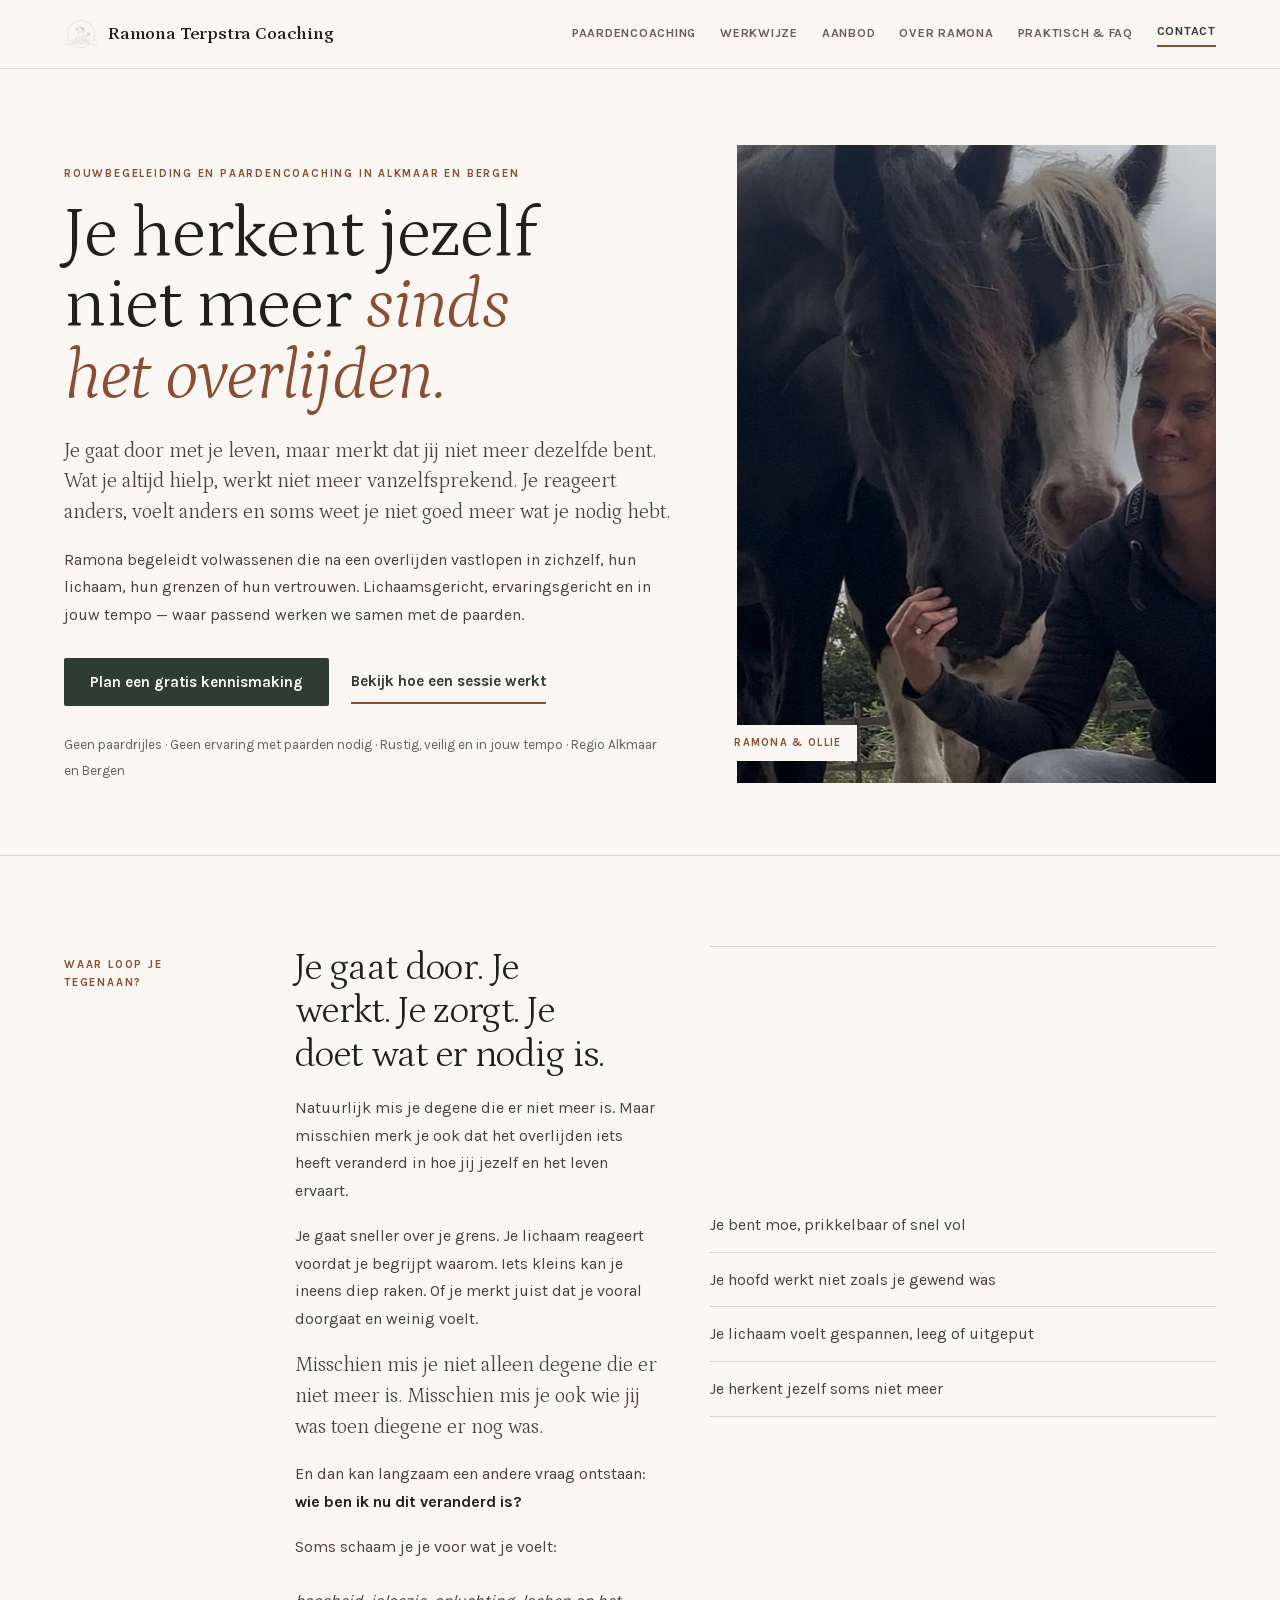
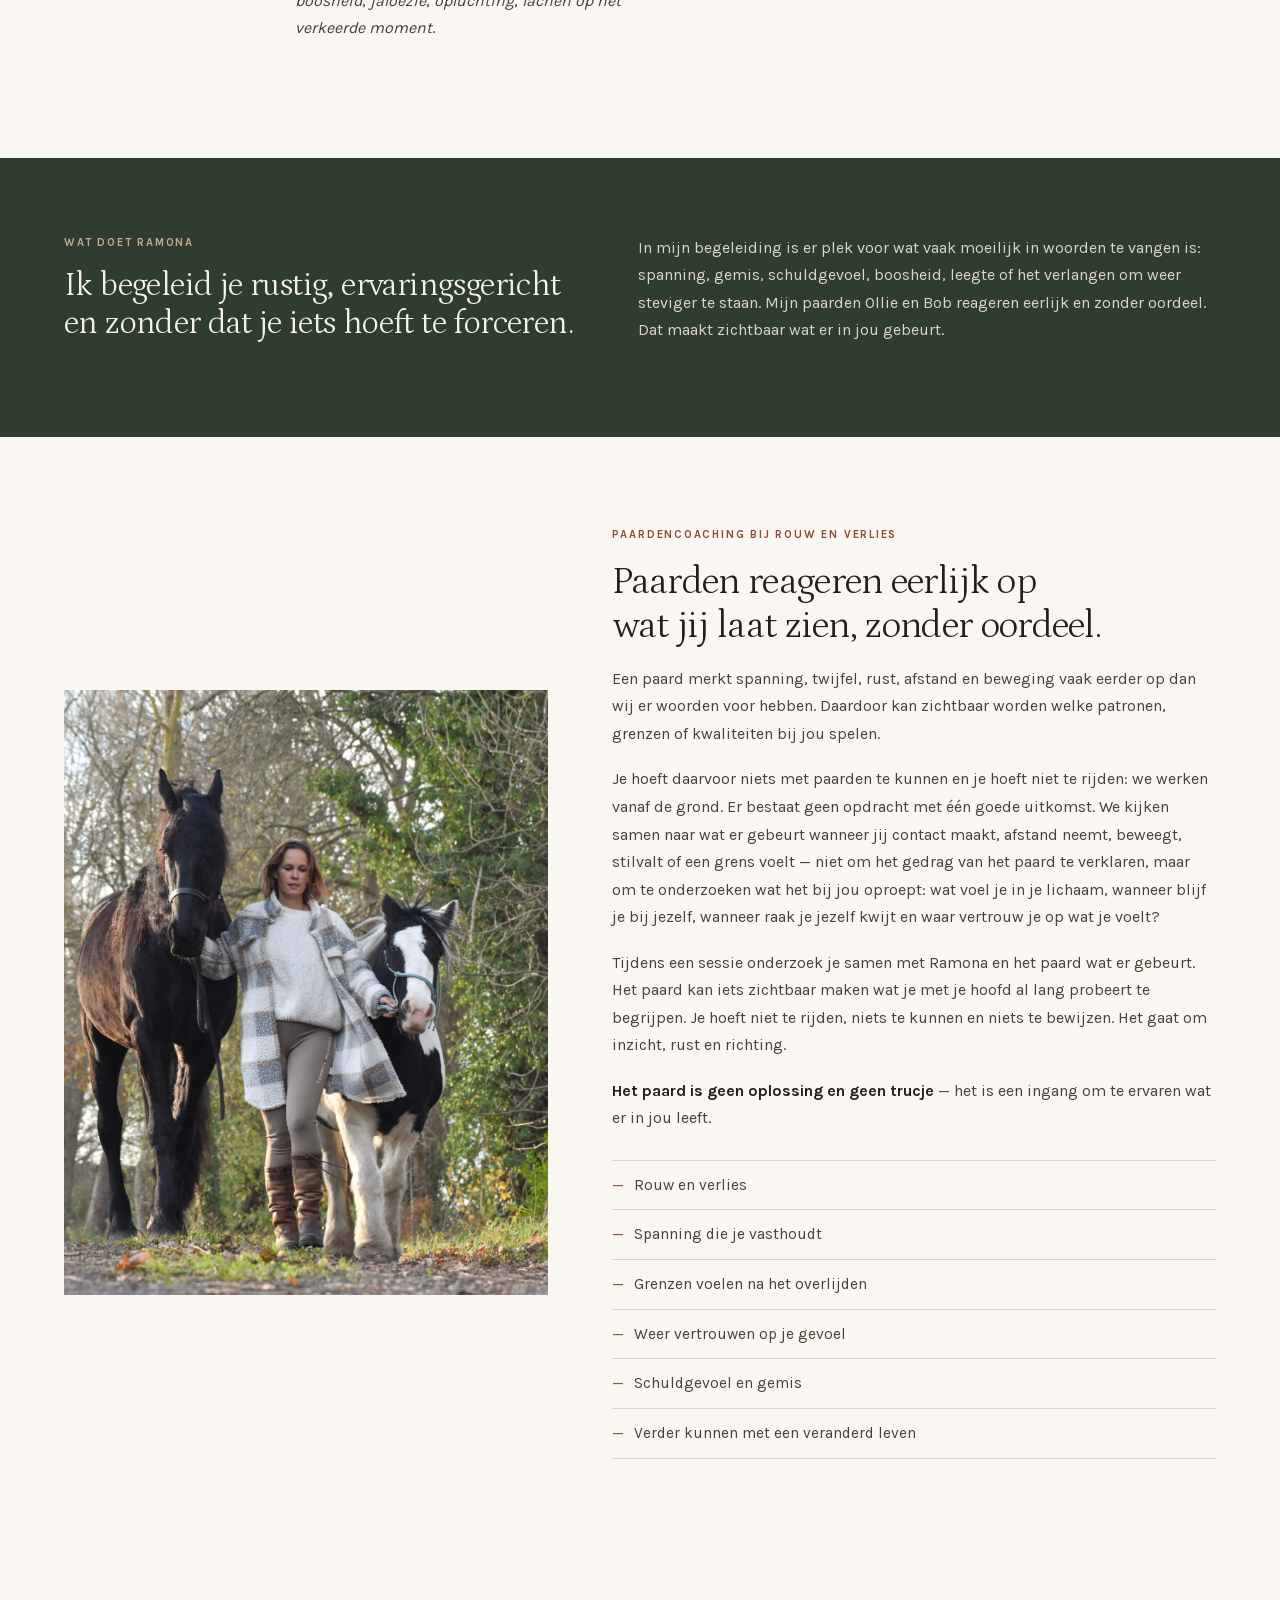
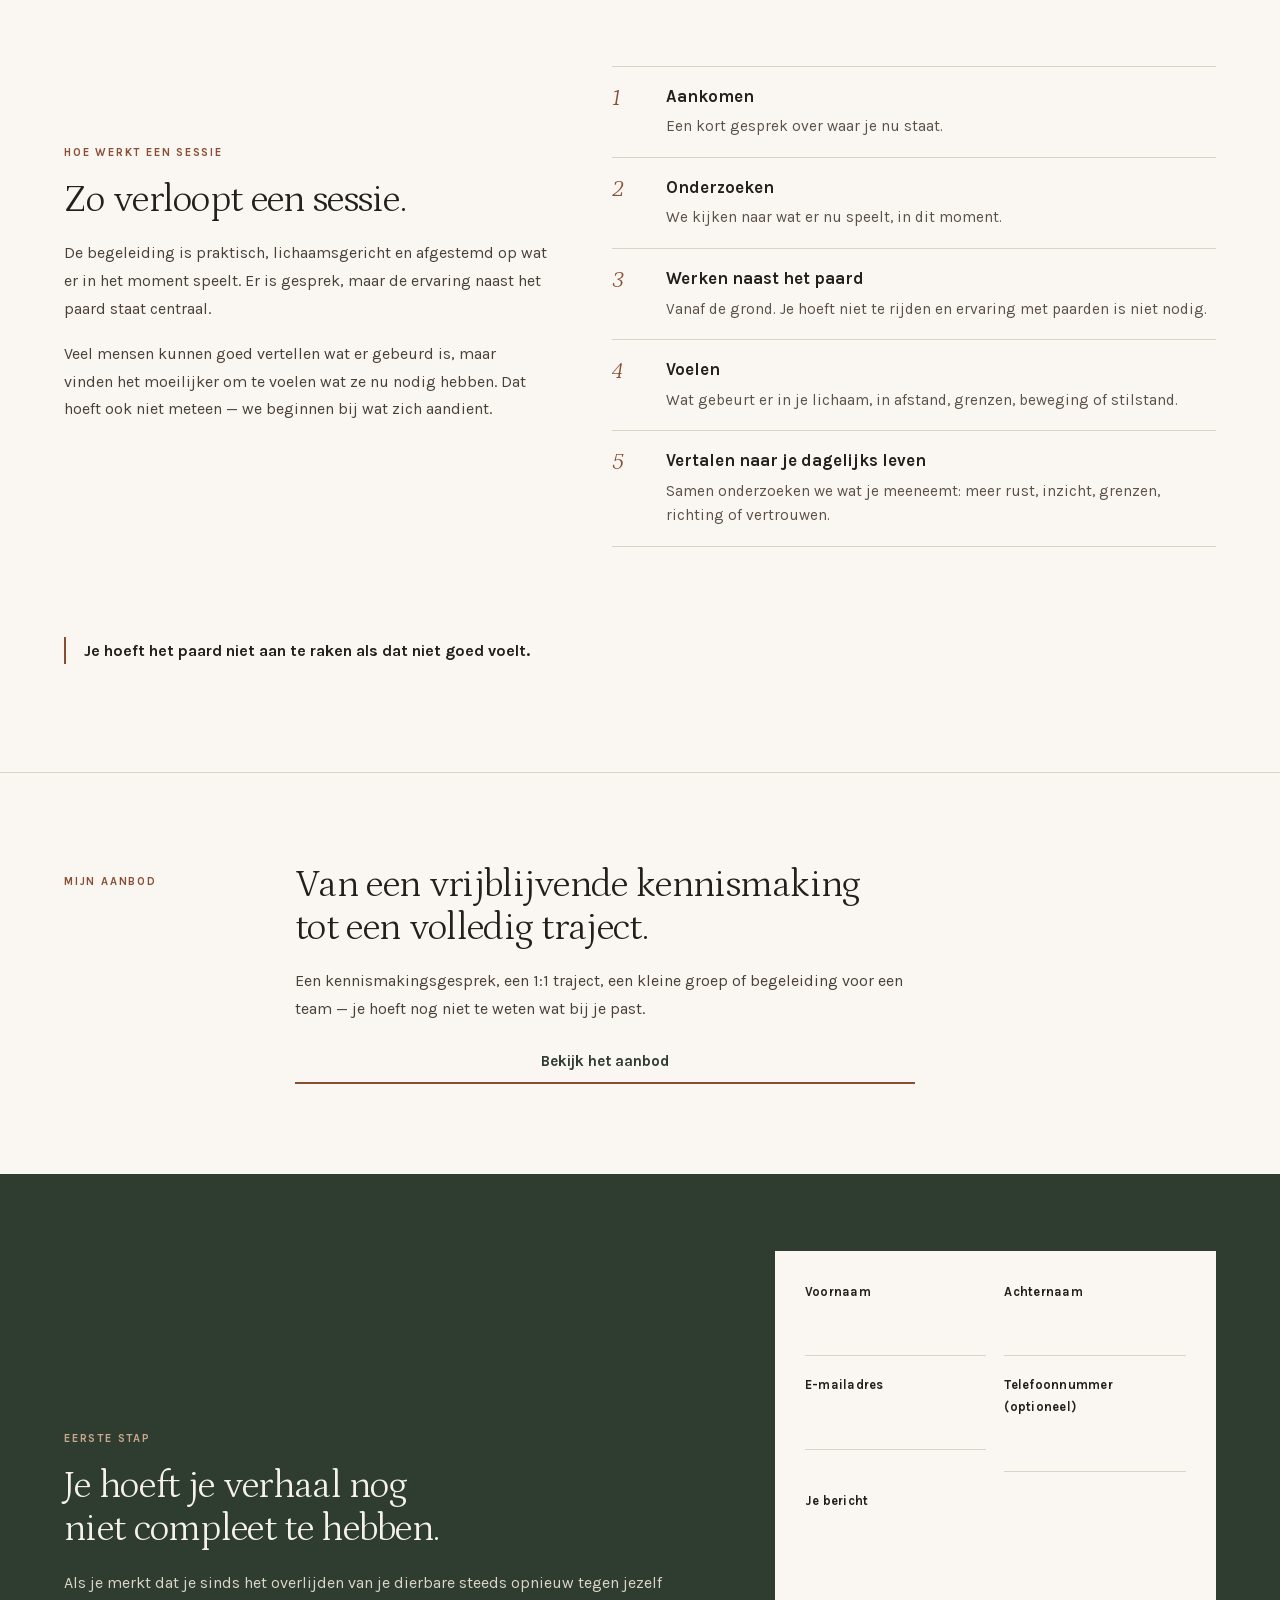
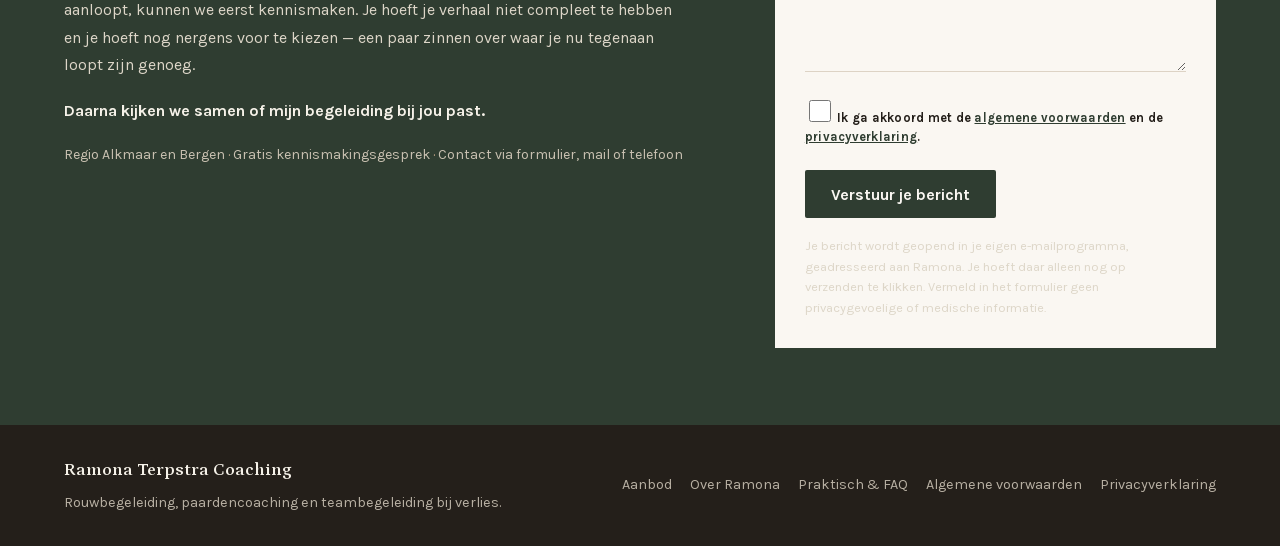
<file: index.html>
<!doctype html>
<html lang="nl">
  <head>
    <meta charset="utf-8" />
    <meta name="viewport" content="width=device-width, initial-scale=1" />
    <title>Ramona Terpstra Coaching | Rouwbegeleiding met paarden</title>
    <meta name="description" content="Rouwbegeleiding Alkmaar en Bergen: begeleiding na overlijden met gesprek, lichaamswerk en paardencoaching bij rouw. Gratis kennismaking." />
    <link rel="canonical" href="https://ramona-terpstra-coaching.vercel.app/" />
    <meta property="og:type" content="website" />
    <meta property="og:site_name" content="Ramona Terpstra Coaching" />
    <meta property="og:locale" content="nl_NL" />
    <meta property="og:title" content="Ramona Terpstra Coaching | Rouwbegeleiding met paarden" />
    <meta property="og:description" content="Rouwbegeleiding Alkmaar en Bergen: begeleiding na overlijden met gesprek, lichaamswerk en paardencoaching bij rouw. Gratis kennismaking." />
    <meta property="og:url" content="https://ramona-terpstra-coaching.vercel.app/" />
    <meta property="og:image" content="https://ramona-terpstra-coaching.vercel.app/images/hero.jpeg" />
    <meta property="og:image:width" content="909" />
    <meta property="og:image:height" content="753" />
    <meta property="og:image:alt" content="Ramona Terpstra met een paard in een rustige buitenomgeving" />
    <meta name="twitter:card" content="summary_large_image" />
    <meta name="twitter:title" content="Ramona Terpstra Coaching | Rouwbegeleiding met paarden" />
    <meta name="twitter:description" content="Rouwbegeleiding Alkmaar en Bergen: begeleiding na overlijden met gesprek, lichaamswerk en paardencoaching bij rouw. Gratis kennismaking." />
    <meta name="twitter:image" content="https://ramona-terpstra-coaching.vercel.app/images/hero.jpeg" />
    <link rel="icon" type="image/png" sizes="32x32" href="images/favicon-32.png" />
    <link rel="apple-touch-icon" href="images/apple-touch-icon.png" />
    <link rel="preload" href="fonts/petrona-latin.woff2" as="font" type="font/woff2" crossorigin />
    <link rel="preload" href="fonts/karla-latin.woff2" as="font" type="font/woff2" crossorigin />
    <link rel="stylesheet" href="styles.css" />
  </head>
  <body>
    <header class="site-header" aria-label="Hoofdnavigatie">
      <a class="brand" href="#top" aria-label="Ramona Terpstra Coaching">
        <img src="images/logo.png" alt="" width="58" height="48" />
        <span>Ramona Terpstra Coaching</span>
      </a>
      <button
        class="nav-toggle"
        type="button"
        aria-expanded="false"
        aria-controls="site-nav"
        aria-label="Menu openen"
      >
        <span></span><span></span><span></span>
      </button>
      <nav id="site-nav">
        <a href="index.html#paardencoaching">Paardencoaching</a>
        <a href="index.html#werkwijze">Werkwijze</a>
        <a href="aanbod.html">Aanbod</a>
        <a href="over-ramona.html">Over Ramona</a>
        <a href="praktisch.html">Praktisch &amp; FAQ</a>
        <a class="nav-cta" href="index.html#contact">Contact</a>
      </nav>
    </header>

    <main>
      <section class="hero" id="top">
        <div class="hero-copy">
          <p class="eyebrow">Rouwbegeleiding en paardencoaching in Alkmaar en Bergen</p>
          <h1>Je herkent jezelf niet meer <em>sinds het overlijden.</em></h1>
          <p class="lead">
            Je gaat door met je leven, maar merkt dat jij niet meer dezelfde
            bent. <span class="sm-hide">Wat je altijd hielp, werkt niet meer
            vanzelfsprekend. </span>Je reageert anders, voelt anders en soms
            weet je niet goed meer wat je nodig hebt.
          </p>
          <p>
            Ramona begeleidt volwassenen die na een overlijden vastlopen in
            zichzelf<span class="sm-hide">, hun lichaam, hun grenzen of hun
            vertrouwen</span>. Lichaamsgericht, ervaringsgericht en in jouw
            tempo — waar passend werken we samen met de paarden.
          </p>
          <div class="hero-actions">
            <a class="button primary" href="#contact">Plan een gratis kennismaking</a>
            <a class="button secondary" href="#werkwijze">Bekijk hoe een sessie werkt</a>
          </div>
          <ul class="trust-list" aria-label="Kernpunten">
            <li>Geen paardrijles</li>
            <li>Geen ervaring met paarden nodig</li>
            <li>Rustig, veilig en in jouw tempo</li>
            <li>Regio Alkmaar en Bergen</li>
          </ul>
        </div>
        <div class="hero-image">
          <img src="images/hero.jpeg" alt="Ramona Terpstra met een paard in een rustige buitenomgeving" width="909" height="753" fetchpriority="high" />
          <span class="hero-caption">Ramona &amp; Ollie</span>
        </div>
      </section>

      <section class="recognition section-band">
        <div class="section-intro">
          <p class="eyebrow">Waar loop je tegenaan?</p>
          <h2>Je gaat door. Je werkt. Je zorgt. Je doet wat er nodig is.</h2>
          <p>
            Natuurlijk mis je degene die er niet meer is. Maar misschien merk
            je ook dat het overlijden iets heeft veranderd in hoe jij jezelf
            en het leven ervaart.
          </p>
          <p>
            Je gaat sneller over je grens. Je lichaam reageert voordat je
            begrijpt waarom. Iets kleins kan je ineens diep raken. Of je
            merkt juist dat je vooral doorgaat en weinig voelt.
          </p>
          <p class="lead">
            Misschien mis je niet alleen degene die er niet meer is.
            Misschien mis je ook wie jij was toen diegene er nog was.
          </p>
          <p>En dan kan langzaam een andere vraag ontstaan: <strong>wie ben ik nu dit veranderd is?</strong></p>
          <p>Soms schaam je je voor wat je voelt:</p>
          <ul class="shame-list" aria-label="Gevoelens waarvoor je je soms schaamt">
            <li>Boosheid</li>
            <li>Jaloezie</li>
            <li>Opluchting</li>
            <li>Lachen op het verkeerde moment</li>
          </ul>
        </div>
        <ul class="signal-grid">
          <li class="signal">Je bent moe, prikkelbaar of snel vol</li>
          <li class="signal">Je hoofd werkt niet zoals je gewend was</li>
          <li class="signal">Je lichaam voelt gespannen, leeg of uitgeput</li>
          <li class="signal">Je herkent jezelf soms niet meer</li>
        </ul>
      </section>

      <section class="intro-card" aria-label="Wat doet Ramona">
        <div>
          <p class="eyebrow">Wat doet Ramona</p>
          <h2>Ik begeleid je rustig, ervaringsgericht en zonder dat je iets hoeft te forceren.</h2>
        </div>
        <p>
          In mijn begeleiding is er plek voor wat vaak moeilijk in woorden te
          vangen is: spanning, gemis, schuldgevoel, boosheid, leegte of het
          verlangen om weer steviger te staan. Mijn paarden Ollie en Bob
          reageren eerlijk en zonder oordeel. Dat maakt zichtbaar wat er in
          jou gebeurt.
        </p>
      </section>

      <section class="split-section" id="paardencoaching">
        <div class="portrait-frame">
          <img src="images/session.jpeg" alt="Een paard tijdens een coachingsmoment" width="683" height="1024" loading="lazy" />
        </div>
        <div class="split-copy">
          <p class="eyebrow">Paardencoaching bij rouw en verlies</p>
          <h2>Paarden reageren eerlijk op wat jij laat zien, zonder oordeel.</h2>
          <p>
            Een paard merkt spanning, twijfel, rust, afstand en beweging vaak
            eerder op dan wij er woorden voor hebben. Daardoor kan zichtbaar
            worden welke patronen, grenzen of kwaliteiten bij jou spelen.
          </p>
          <p>
            Je hoeft daarvoor niets met paarden te kunnen en je hoeft niet te
            rijden: we werken vanaf de grond. Er bestaat geen opdracht met één
            goede uitkomst. We kijken samen naar wat er gebeurt wanneer jij
            contact maakt, afstand neemt, beweegt, stilvalt of een grens
            voelt — niet om het gedrag van het paard te verklaren, maar om te
            onderzoeken wat het bij jou oproept<span class="sm-hide">: wat voel
            je in je lichaam, wanneer blijf je bij jezelf, wanneer raak je
            jezelf kwijt en waar vertrouw je op wat je voelt</span>?
          </p>
          <p>
            Tijdens een sessie onderzoek je samen met Ramona en het paard wat
            er gebeurt. Het paard kan iets zichtbaar maken wat je met je
            hoofd al lang probeert te begrijpen. <span class="sm-hide">Je hoeft
            niet te rijden, niets te kunnen en niets te bewijzen. </span>Het
            gaat om inzicht, rust en richting.
          </p>
          <p><strong>Het paard is geen oplossing en geen trucje</strong> — het is een ingang om te ervaren wat er in jou leeft.</p>
          <ul class="method-strip" aria-label="Thema's">
            <li>Rouw en verlies</li>
            <li>Spanning die je vasthoudt</li>
            <li>Grenzen voelen na het overlijden</li>
            <li>Weer vertrouwen op je gevoel</li>
            <li>Schuldgevoel en gemis</li>
            <li>Verder kunnen met een veranderd leven</li>
          </ul>
        </div>
      </section>

      <section class="split-section" id="werkwijze">
        <div class="split-copy">
          <p class="eyebrow">Hoe werkt een sessie</p>
          <h2>Zo verloopt een sessie.</h2>
          <p>
            De begeleiding is praktisch, lichaamsgericht en afgestemd op wat er
            in het moment speelt. Er is gesprek, maar de ervaring naast het
            paard staat centraal.
          </p>
          <p>
            Veel mensen kunnen goed vertellen wat er gebeurd is, maar vinden
            het moeilijker om te voelen wat ze nu nodig hebben. Dat hoeft ook
            niet meteen — we beginnen bij wat zich aandient.
          </p>
        </div>
        <div class="step-list">
          <article>
            <span class="step-n" aria-hidden="true">1</span><h3>Aankomen</h3>
            <p>Een kort gesprek over waar je nu staat.</p>
          </article>
          <article>
            <span class="step-n" aria-hidden="true">2</span><h3>Onderzoeken</h3>
            <p>We kijken naar wat er nu speelt, in dit moment.</p>
          </article>
          <article>
            <span class="step-n" aria-hidden="true">3</span><h3>Werken naast het paard</h3>
            <p>Vanaf de grond. Je hoeft niet te rijden en ervaring met paarden is niet nodig.</p>
          </article>
          <article>
            <span class="step-n" aria-hidden="true">4</span><h3>Voelen</h3>
            <p>Wat gebeurt er in je lichaam, in afstand, grenzen, beweging of stilstand.</p>
          </article>
          <article>
            <span class="step-n" aria-hidden="true">5</span><h3>Vertalen naar je dagelijks leven</h3>
            <p>Samen onderzoeken we wat je meeneemt: meer rust, inzicht, grenzen, richting of vertrouwen.</p>
          </article>
        </div>
        <p class="step-note"><strong>Je hoeft het paard niet aan te raken als dat niet goed voelt.</strong></p>
      </section>

      <section class="section-band outcomes">
        <div class="section-intro">
          <p class="eyebrow">Mijn aanbod</p>
          <h2>Van een vrijblijvende kennismaking tot een volledig traject.</h2>
          <p>
            Een kennismakingsgesprek, een 1:1 traject, een kleine groep of
            begeleiding voor een team — je hoeft nog niet te weten wat bij je
            past.
          </p>
          <a class="button secondary" href="aanbod.html">Bekijk het aanbod</a>
        </div>
      </section>

      <section class="contact" id="contact">
        <div>
          <p class="eyebrow">Eerste stap</p>
          <h2>Je hoeft je verhaal nog niet compleet te hebben.</h2>
          <p>
            Als je merkt dat je sinds het overlijden van je dierbare steeds
            opnieuw tegen jezelf aanloopt, kunnen we eerst kennismaken. Je
            hoeft je verhaal niet compleet te hebben en je hoeft nog nergens
            voor te kiezen — een paar zinnen over waar je nu tegenaan loopt
            zijn genoeg.
          </p>
          <p><strong>Daarna kijken we samen of mijn begeleiding bij jou past.</strong></p>
          <ul class="contact-details" aria-label="Contactgegevens">
            <li>Regio Alkmaar en Bergen</li>
            <li>Gratis kennismakingsgesprek</li>
            <li>Contact via formulier, mail of telefoon</li>
          </ul>
        </div>
        <form class="contact-form" id="contact-form" novalidate>
          <div class="form-row">
            <div>
              <label for="voornaam">Voornaam</label>
              <input type="text" id="voornaam" name="voornaam" autocomplete="given-name" required />
            </div>
            <div>
              <label for="achternaam">Achternaam</label>
              <input type="text" id="achternaam" name="achternaam" autocomplete="family-name" required />
            </div>
          </div>
          <div class="form-row">
            <div>
              <label for="email">E-mailadres</label>
              <input type="email" id="email" name="email" autocomplete="email" required />
            </div>
            <div>
              <label for="telefoon">Telefoonnummer (optioneel)</label>
              <input type="tel" id="telefoon" name="telefoon" autocomplete="tel" />
            </div>
          </div>
          <div>
            <label for="bericht">Je bericht</label>
            <textarea id="bericht" name="bericht" rows="5" required></textarea>
          </div>
          <label class="form-checkbox">
            <input type="checkbox" id="akkoord" name="akkoord" required />
            <span>
              Ik ga akkoord met de
              <a href="voorwaarden.html">algemene voorwaarden</a>
              en de
              <a href="privacy.html">privacyverklaring</a>.
            </span>
          </label>
          <p class="form-status" id="form-status" role="alert" hidden></p>
          <button class="button primary" type="submit">Verstuur je bericht</button>
          <p class="form-note">
            Je bericht wordt geopend in je eigen e-mailprogramma, geadresseerd
            aan Ramona. Je hoeft daar alleen nog op verzenden te klikken.
            Vermeld in het formulier geen privacygevoelige of medische
            informatie.
          </p>
        </form>
      </section>
    </main>

    <footer>
      <div>
        <strong>Ramona Terpstra Coaching</strong>
        <p>Rouwbegeleiding, paardencoaching en teambegeleiding bij verlies.</p>
      </div>
      <div class="footer-links">
        <a href="aanbod.html">Aanbod</a>
        <a href="over-ramona.html">Over Ramona</a>
        <a href="praktisch.html">Praktisch &amp; FAQ</a>
        <a href="voorwaarden.html">Algemene voorwaarden</a>
        <a href="privacy.html">Privacyverklaring</a>
      </div>
    </footer>

    <div class="mobile-cta">
      <a class="button primary" href="#contact">Plan een gratis kennismaking</a>
    </div>

    <script src="site.js" defer></script>
  </body>
</html>
</file>
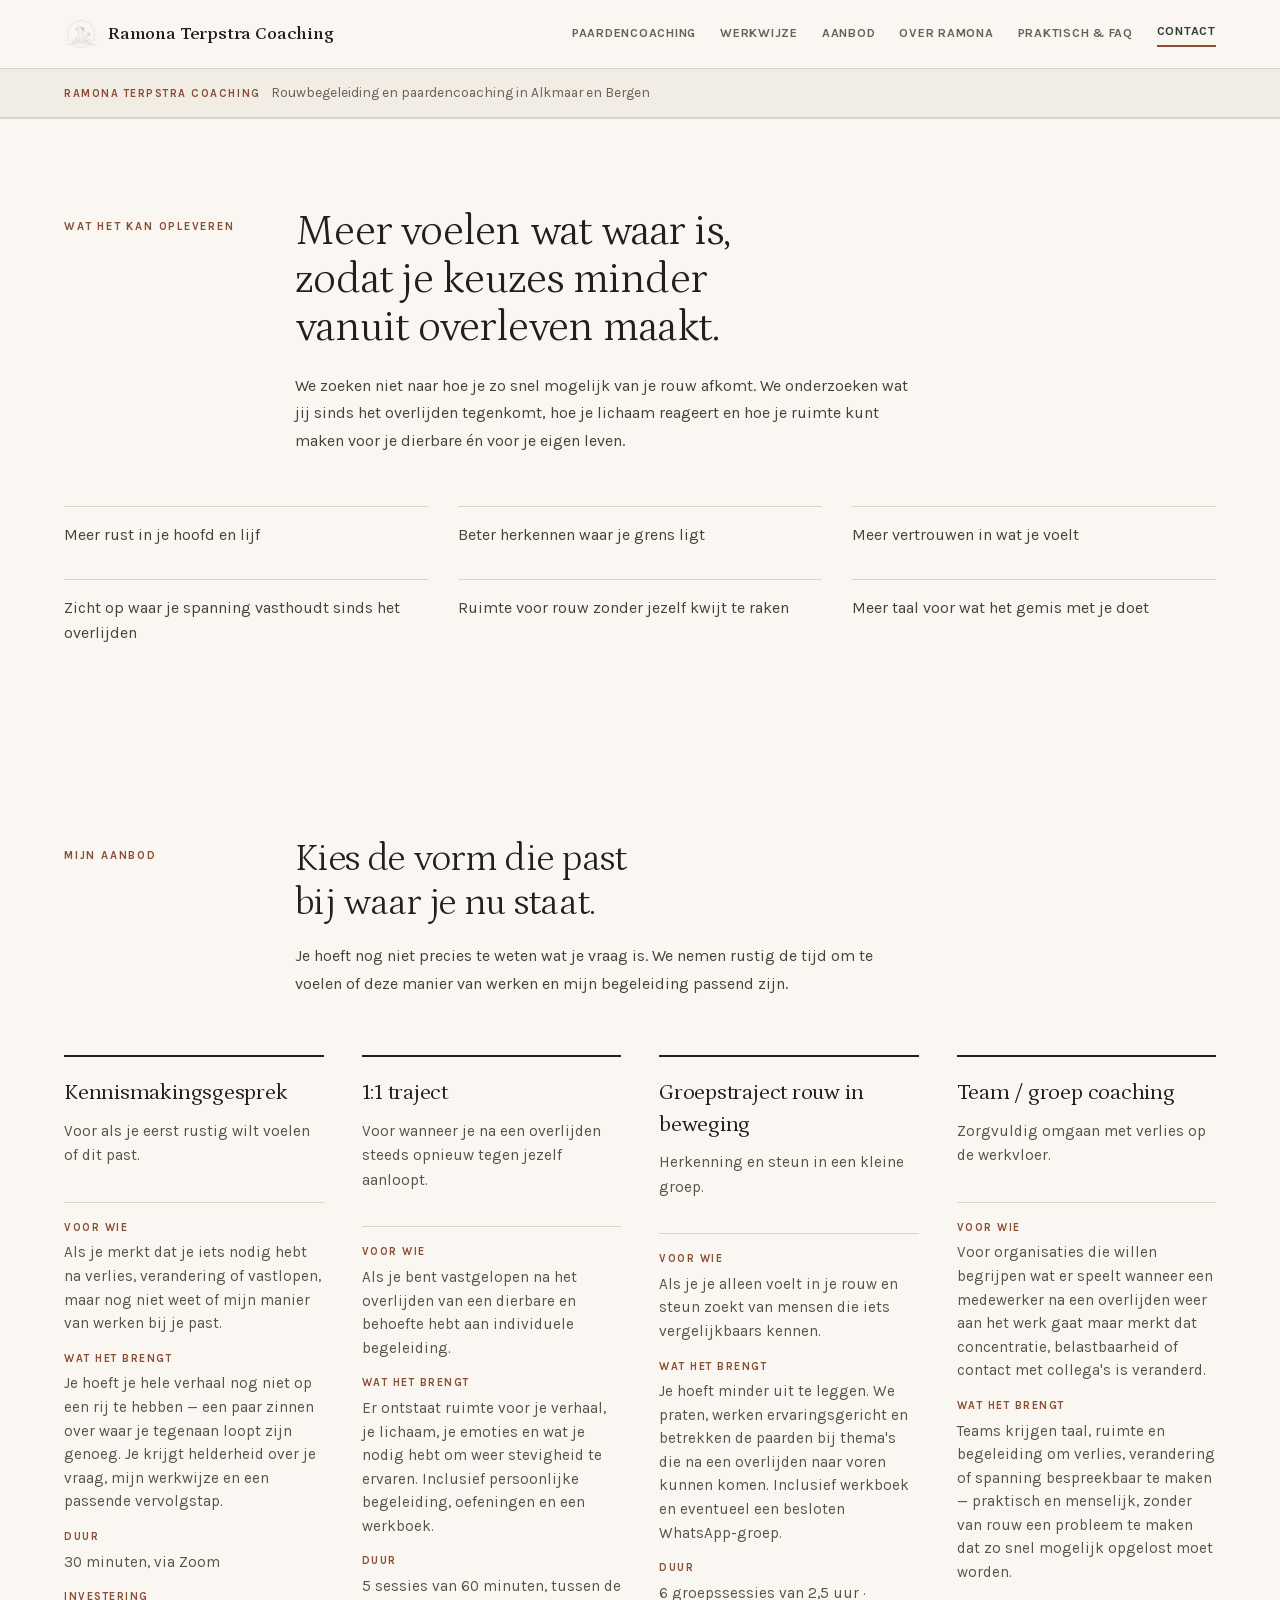
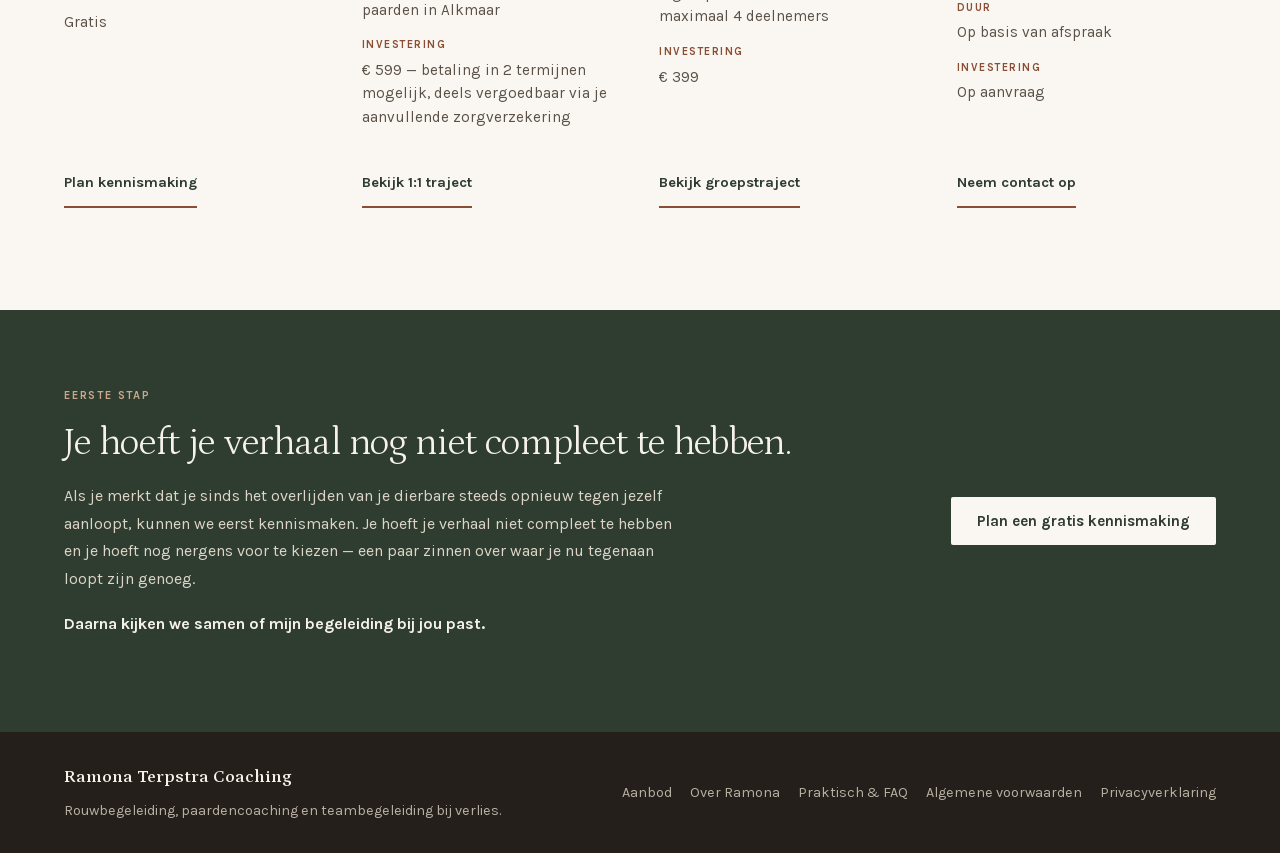
<file: aanbod.html>
<!doctype html>
<html lang="nl">
  <head>
    <meta charset="utf-8" />
    <meta name="viewport" content="width=device-width, initial-scale=1" />
    <title>Aanbod | Ramona Terpstra Coaching</title>
    <meta name="description" content="Kennismakingsgesprek, 1:1 traject, groepstraject en teamcoaching bij rouw en verlies — paardencoaching in Alkmaar en Bergen." />
    <link rel="canonical" href="https://ramona-terpstra-coaching.vercel.app/aanbod" />
    <meta property="og:type" content="website" />
    <meta property="og:site_name" content="Ramona Terpstra Coaching" />
    <meta property="og:locale" content="nl_NL" />
    <meta property="og:title" content="Aanbod | Ramona Terpstra Coaching" />
    <meta property="og:description" content="Kennismakingsgesprek, 1:1 traject, groepstraject en teamcoaching bij rouw en verlies — paardencoaching in Alkmaar en Bergen." />
    <meta property="og:url" content="https://ramona-terpstra-coaching.vercel.app/aanbod" />
    <meta property="og:image" content="https://ramona-terpstra-coaching.vercel.app/images/hero.jpeg" />
    <meta property="og:image:width" content="909" />
    <meta property="og:image:height" content="753" />
    <meta property="og:image:alt" content="Ramona Terpstra met een paard in een rustige buitenomgeving" />
    <meta name="twitter:card" content="summary_large_image" />
    <meta name="twitter:title" content="Aanbod | Ramona Terpstra Coaching" />
    <meta name="twitter:description" content="Kennismakingsgesprek, 1:1 traject, groepstraject en teamcoaching bij rouw en verlies — paardencoaching in Alkmaar en Bergen." />
    <meta name="twitter:image" content="https://ramona-terpstra-coaching.vercel.app/images/hero.jpeg" />
    <link rel="icon" type="image/png" sizes="32x32" href="images/favicon-32.png" />
    <link rel="apple-touch-icon" href="images/apple-touch-icon.png" />
    <link rel="preload" href="fonts/petrona-latin.woff2" as="font" type="font/woff2" crossorigin />
    <link rel="preload" href="fonts/karla-latin.woff2" as="font" type="font/woff2" crossorigin />
    <link rel="stylesheet" href="styles.css" />
  </head>
  <body>
    <header class="site-header" aria-label="Hoofdnavigatie">
      <a class="brand" href="index.html" aria-label="Ramona Terpstra Coaching">
        <img src="images/logo.png" alt="" width="58" height="48" />
        <span>Ramona Terpstra Coaching</span>
      </a>
      <button
        class="nav-toggle"
        type="button"
        aria-expanded="false"
        aria-controls="site-nav"
        aria-label="Menu openen"
      >
        <span></span><span></span><span></span>
      </button>
      <nav id="site-nav">
        <a href="index.html#paardencoaching">Paardencoaching</a>
        <a href="index.html#werkwijze">Werkwijze</a>
        <a href="aanbod.html">Aanbod</a>
        <a href="over-ramona.html">Over Ramona</a>
        <a href="praktisch.html">Praktisch &amp; FAQ</a>
        <a class="nav-cta" href="index.html#contact">Contact</a>
      </nav>
    </header>

    <div class="page-orient">
      <span class="page-orient-label">Ramona Terpstra Coaching</span>
      <span class="page-orient-line">Rouwbegeleiding en paardencoaching in Alkmaar en Bergen</span>
    </div>

    <main>
      <section class="section-band outcomes">
        <div class="section-intro">
          <p class="eyebrow">Wat het kan opleveren</p>
          <h1 class="page-title">Meer voelen wat waar is, zodat je keuzes minder vanuit overleven maakt.</h1>
          <p>
            We zoeken niet naar hoe je zo snel mogelijk van je rouw afkomt.
            We onderzoeken wat jij sinds het overlijden tegenkomt, hoe je
            lichaam reageert en hoe je ruimte kunt maken voor je dierbare én
            voor je eigen leven.
          </p>
        </div>
        <div class="outcome-grid">
          <div class="outcome">Meer rust in je hoofd en lijf</div>
          <div class="outcome">Beter herkennen waar je grens ligt</div>
          <div class="outcome">Meer vertrouwen in wat je voelt</div>
          <div class="outcome">Zicht op waar je spanning vasthoudt sinds het overlijden</div>
          <div class="outcome">Ruimte voor rouw zonder jezelf kwijt te raken</div>
          <div class="outcome">Meer taal voor wat het gemis met je doet</div>
        </div>
      </section>

      <section class="offers" id="aanbod">
        <div class="section-intro">
          <p class="eyebrow">Mijn aanbod</p>
          <h2>Kies de vorm die past bij waar je nu staat.</h2>
          <p>
            Je hoeft nog niet precies te weten wat je vraag is. We nemen rustig
            de tijd om te voelen of deze manier van werken en mijn begeleiding
            passend zijn.
          </p>
        </div>
        <div class="offer-grid">
          <article class="offer">
            <h3>Kennismakingsgesprek</h3>
            <p class="offer-intro">Voor als je eerst rustig wilt voelen of dit past.</p>
            <dl>
              <div><dt>Voor wie</dt><dd>Als je merkt dat je iets nodig hebt na verlies, verandering of vastlopen, maar nog niet weet of mijn manier van werken bij je past.</dd></div>
              <div><dt>Wat het brengt</dt><dd>Je hoeft je hele verhaal nog niet op een rij te hebben — een paar zinnen over waar je tegenaan loopt zijn genoeg. Je krijgt helderheid over je vraag, mijn werkwijze en een passende vervolgstap.</dd></div>
              <div><dt>Duur</dt><dd>30 minuten, via Zoom</dd></div>
              <div><dt>Investering</dt><dd>Gratis</dd></div>
            </dl>
            <a class="button secondary" href="index.html#contact">Plan kennismaking</a>
          </article>
          <article class="offer">
            <h3>1:1 traject</h3>
            <p class="offer-intro">Voor wanneer je na een overlijden steeds opnieuw tegen jezelf aanloopt.</p>
            <dl>
              <div><dt>Voor wie</dt><dd>Als je bent vastgelopen na het overlijden van een dierbare en behoefte hebt aan individuele begeleiding.</dd></div>
              <div><dt>Wat het brengt</dt><dd>Er ontstaat ruimte voor je verhaal, je lichaam, je emoties en wat je nodig hebt om weer stevigheid te ervaren. Inclusief persoonlijke begeleiding, oefeningen en een werkboek.</dd></div>
              <div><dt>Duur</dt><dd>5 sessies van 60 minuten, tussen de paarden in Alkmaar</dd></div>
              <div><dt>Investering</dt><dd>€ 599 — betaling in 2 termijnen mogelijk, deels vergoedbaar via je aanvullende zorgverzekering</dd></div>
            </dl>
            <a class="button secondary" href="index.html#contact">Bekijk 1:1 traject</a>
          </article>
          <article class="offer">
            <h3>Groepstraject rouw in beweging</h3>
            <p class="offer-intro">Herkenning en steun in een kleine groep.</p>
            <dl>
              <div><dt>Voor wie</dt><dd>Als je je alleen voelt in je rouw en steun zoekt van mensen die iets vergelijkbaars kennen.</dd></div>
              <div><dt>Wat het brengt</dt><dd>Je hoeft minder uit te leggen. We praten, werken ervaringsgericht en betrekken de paarden bij thema's die na een overlijden naar voren kunnen komen. Inclusief werkboek en eventueel een besloten WhatsApp-groep.</dd></div>
              <div><dt>Duur</dt><dd>6 groepssessies van 2,5 uur · maximaal 4 deelnemers</dd></div>
              <div><dt>Investering</dt><dd>€ 399</dd></div>
            </dl>
            <a class="button secondary" href="index.html#contact">Bekijk groepstraject</a>
          </article>
          <article class="offer">
            <h3>Team / groep coaching</h3>
            <p class="offer-intro">Zorgvuldig omgaan met verlies op de werkvloer.</p>
            <dl>
              <div><dt>Voor wie</dt><dd>Voor organisaties die willen begrijpen wat er speelt wanneer een medewerker na een overlijden weer aan het werk gaat maar merkt dat concentratie, belastbaarheid of contact met collega's is veranderd.</dd></div>
              <div><dt>Wat het brengt</dt><dd>Teams krijgen taal, ruimte en begeleiding om verlies, verandering of spanning bespreekbaar te maken — praktisch en menselijk, zonder van rouw een probleem te maken dat zo snel mogelijk opgelost moet worden.</dd></div>
              <div><dt>Duur</dt><dd>Op basis van afspraak</dd></div>
              <div><dt>Investering</dt><dd>Op aanvraag</dd></div>
            </dl>
            <a class="button secondary" href="index.html#contact">Neem contact op</a>
          </article>
        </div>
      </section>

      <section class="contact" id="contact">
        <div>
          <p class="eyebrow">Eerste stap</p>
          <h2>Je hoeft je verhaal nog niet compleet te hebben.</h2>
          <p>
            Als je merkt dat je sinds het overlijden van je dierbare steeds
            opnieuw tegen jezelf aanloopt, kunnen we eerst kennismaken. Je
            hoeft je verhaal niet compleet te hebben en je hoeft nog nergens
            voor te kiezen — een paar zinnen over waar je nu tegenaan loopt
            zijn genoeg.
          </p>
          <p><strong>Daarna kijken we samen of mijn begeleiding bij jou past.</strong></p>
        </div>
        <a class="button primary" href="index.html#contact">Plan een gratis kennismaking</a>
      </section>
    </main>

    <footer>
      <div>
        <strong>Ramona Terpstra Coaching</strong>
        <p>Rouwbegeleiding, paardencoaching en teambegeleiding bij verlies.</p>
      </div>
      <div class="footer-links">
        <a href="aanbod.html">Aanbod</a>
        <a href="over-ramona.html">Over Ramona</a>
        <a href="praktisch.html">Praktisch &amp; FAQ</a>
        <a href="voorwaarden.html">Algemene voorwaarden</a>
        <a href="privacy.html">Privacyverklaring</a>
      </div>
    </footer>

    <div class="mobile-cta">
      <a class="button primary" href="index.html#contact">Plan een gratis kennismaking</a>
    </div>

    <script src="site.js" defer></script>
  </body>
</html>
</file>
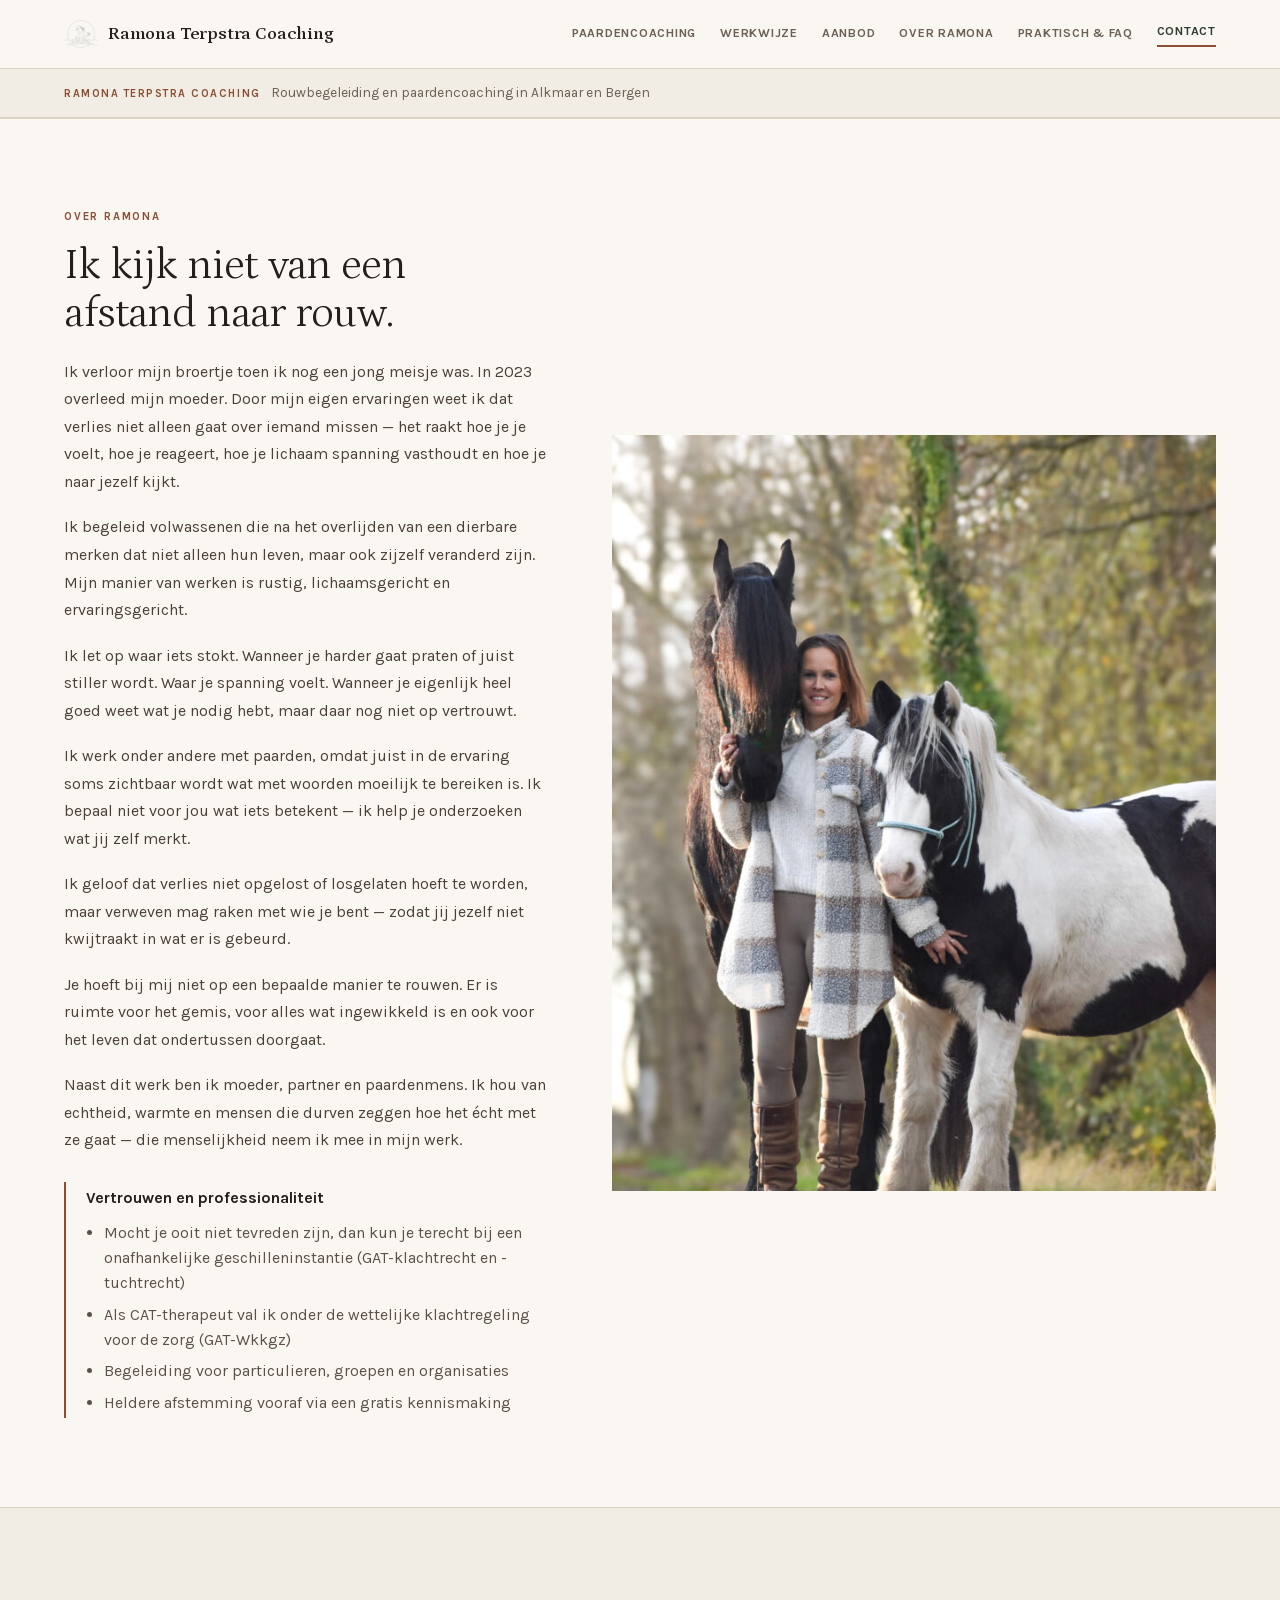
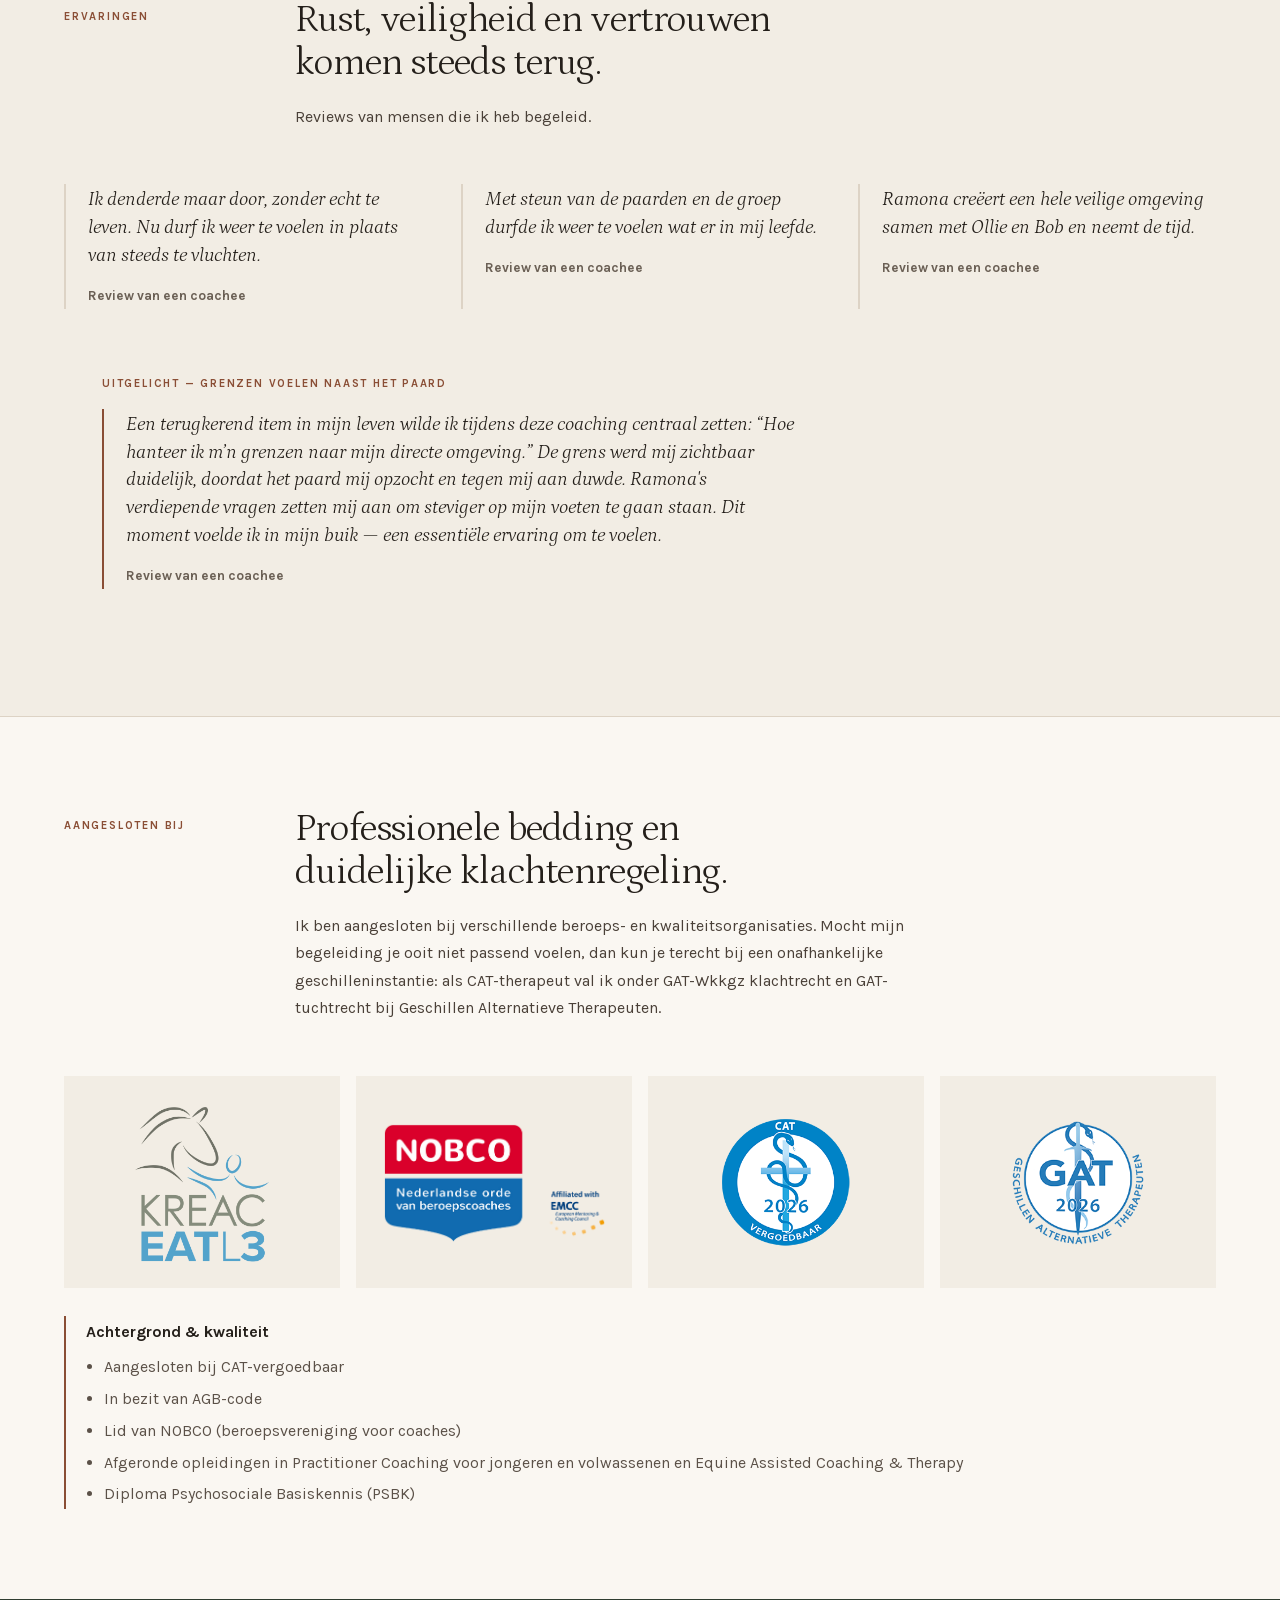
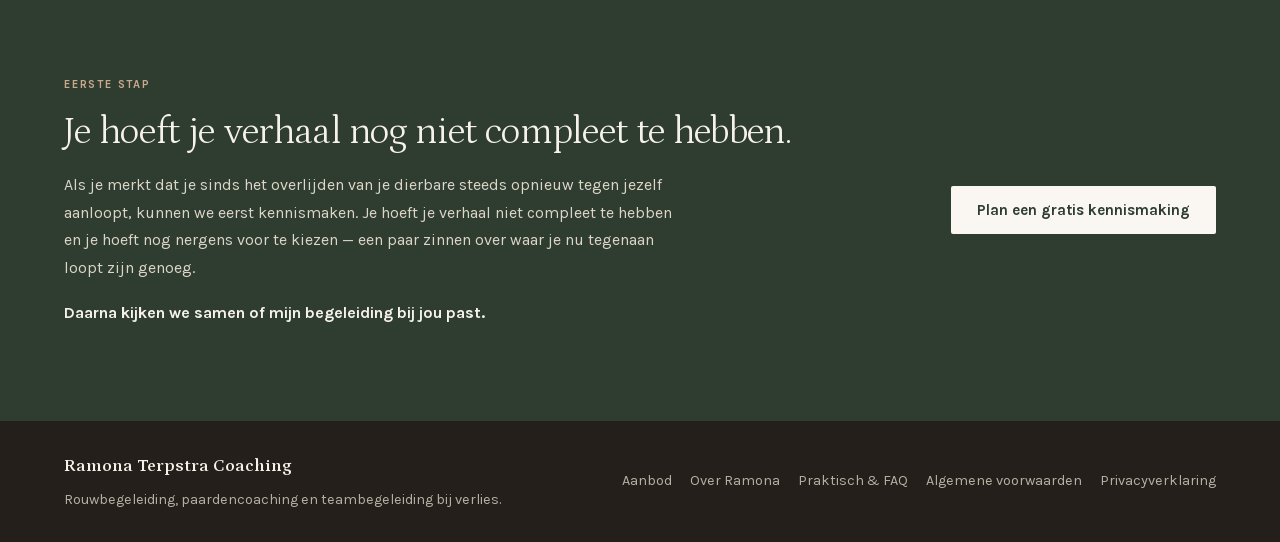
<file: over-ramona.html>
<!doctype html>
<html lang="nl">
  <head>
    <meta charset="utf-8" />
    <meta name="viewport" content="width=device-width, initial-scale=1" />
    <title>Over Ramona | Ramona Terpstra Coaching</title>
    <meta name="description" content="Maak kennis met Ramona, rouwcoach in Alkmaar: haar eigen ervaring met verlies, haar werkwijze en haar aansluiting bij beroeps- en kwaliteitsorganisaties." />
    <link rel="canonical" href="https://ramona-terpstra-coaching.vercel.app/over-ramona" />
    <meta property="og:type" content="website" />
    <meta property="og:site_name" content="Ramona Terpstra Coaching" />
    <meta property="og:locale" content="nl_NL" />
    <meta property="og:title" content="Over Ramona | Ramona Terpstra Coaching" />
    <meta property="og:description" content="Maak kennis met Ramona, rouwcoach in Alkmaar: haar eigen ervaring met verlies, haar werkwijze en haar aansluiting bij beroeps- en kwaliteitsorganisaties." />
    <meta property="og:url" content="https://ramona-terpstra-coaching.vercel.app/over-ramona" />
    <meta property="og:image" content="https://ramona-terpstra-coaching.vercel.app/images/hero.jpeg" />
    <meta property="og:image:width" content="909" />
    <meta property="og:image:height" content="753" />
    <meta property="og:image:alt" content="Ramona Terpstra met een paard in een rustige buitenomgeving" />
    <meta name="twitter:card" content="summary_large_image" />
    <meta name="twitter:title" content="Over Ramona | Ramona Terpstra Coaching" />
    <meta name="twitter:description" content="Maak kennis met Ramona, rouwcoach in Alkmaar: haar eigen ervaring met verlies, haar werkwijze en haar aansluiting bij beroeps- en kwaliteitsorganisaties." />
    <meta name="twitter:image" content="https://ramona-terpstra-coaching.vercel.app/images/hero.jpeg" />
    <link rel="icon" type="image/png" sizes="32x32" href="images/favicon-32.png" />
    <link rel="apple-touch-icon" href="images/apple-touch-icon.png" />
    <link rel="preload" href="fonts/petrona-latin.woff2" as="font" type="font/woff2" crossorigin />
    <link rel="preload" href="fonts/karla-latin.woff2" as="font" type="font/woff2" crossorigin />
    <link rel="stylesheet" href="styles.css" />
  </head>
  <body>
    <header class="site-header" aria-label="Hoofdnavigatie">
      <a class="brand" href="index.html" aria-label="Ramona Terpstra Coaching">
        <img src="images/logo.png" alt="" width="58" height="48" />
        <span>Ramona Terpstra Coaching</span>
      </a>
      <button
        class="nav-toggle"
        type="button"
        aria-expanded="false"
        aria-controls="site-nav"
        aria-label="Menu openen"
      >
        <span></span><span></span><span></span>
      </button>
      <nav id="site-nav">
        <a href="index.html#paardencoaching">Paardencoaching</a>
        <a href="index.html#werkwijze">Werkwijze</a>
        <a href="aanbod.html">Aanbod</a>
        <a href="over-ramona.html">Over Ramona</a>
        <a href="praktisch.html">Praktisch &amp; FAQ</a>
        <a class="nav-cta" href="index.html#contact">Contact</a>
      </nav>
    </header>

    <div class="page-orient">
      <span class="page-orient-label">Ramona Terpstra Coaching</span>
      <span class="page-orient-line">Rouwbegeleiding en paardencoaching in Alkmaar en Bergen</span>
    </div>

    <main>
      <section class="split-section over" id="over">
        <div class="split-copy">
          <p class="eyebrow">Over Ramona</p>
          <h1 class="page-title">Ik kijk niet van een afstand naar rouw.</h1>
          <p>
            Ik verloor mijn broertje toen ik nog een jong meisje was. In 2023
            overleed mijn moeder. Door mijn eigen ervaringen weet ik dat
            verlies niet alleen gaat over iemand missen — het raakt hoe je
            je voelt, hoe je reageert, hoe je lichaam spanning vasthoudt en
            hoe je naar jezelf kijkt.
          </p>
          <p>
            Ik begeleid volwassenen die na het overlijden van een dierbare
            merken dat niet alleen hun leven, maar ook zijzelf veranderd
            zijn. Mijn manier van werken is rustig, lichaamsgericht en
            ervaringsgericht.
          </p>
          <p>
            Ik let op waar iets stokt. Wanneer je harder gaat praten of juist
            stiller wordt. Waar je spanning voelt. Wanneer je eigenlijk heel
            goed weet wat je nodig hebt, maar daar nog niet op vertrouwt.
          </p>
          <p>
            Ik werk onder andere met paarden, omdat juist in de ervaring
            soms zichtbaar wordt wat met woorden moeilijk te bereiken is. Ik
            bepaal niet voor jou wat iets betekent — ik help je onderzoeken
            wat jij zelf merkt.
          </p>
          <p>
            Ik geloof dat verlies niet opgelost of losgelaten hoeft te
            worden, maar verweven mag raken met wie je bent — zodat jij
            jezelf niet kwijtraakt in wat er is gebeurd.
          </p>
          <p>
            Je hoeft bij mij niet op een bepaalde manier te rouwen. Er is
            ruimte voor het gemis, voor alles wat ingewikkeld is en ook voor
            het leven dat ondertussen doorgaat.
          </p>
          <p>
            Naast dit werk ben ik moeder, partner en paardenmens. Ik hou van
            echtheid, warmte en mensen die durven zeggen hoe het écht met ze
            gaat — die menselijkheid neem ik mee in mijn werk.
          </p>
          <div class="professional-list">
            <strong>Vertrouwen en professionaliteit</strong>
            <ul>
              <li>Mocht je ooit niet tevreden zijn, dan kun je terecht bij een onafhankelijke geschilleninstantie (GAT-klachtrecht en -tuchtrecht)</li>
              <li>Als CAT-therapeut val ik onder de wettelijke klachtregeling voor de zorg (GAT-Wkkgz)</li>
              <li>Begeleiding voor particulieren, groepen en organisaties</li>
              <li>Heldere afstemming vooraf via een gratis kennismaking</li>
            </ul>
          </div>
        </div>
        <div class="portrait-frame">
          <img src="images/ramona-horse.jpeg" alt="Ramona met een paard" width="683" height="1024" />
        </div>
      </section>

      <section class="section-band experiences" id="ervaringen">
        <div class="section-intro">
          <p class="eyebrow">Ervaringen</p>
          <h2>Rust, veiligheid en vertrouwen komen steeds terug.</h2>
          <p>Reviews van mensen die ik heb begeleid.</p>
        </div>
        <div class="quote-grid">
          <figure>
            <blockquote>Ik denderde maar door, zonder echt te leven. Nu durf ik weer te voelen in plaats van steeds te vluchten.</blockquote>
            <figcaption>Review van een coachee</figcaption>
          </figure>
          <figure>
            <blockquote>Met steun van de paarden en de groep durfde ik weer te voelen wat er in mij leefde.</blockquote>
            <figcaption>Review van een coachee</figcaption>
          </figure>
          <figure>
            <blockquote>Ramona creëert een hele veilige omgeving samen met Ollie en Bob en neemt de tijd.</blockquote>
            <figcaption>Review van een coachee</figcaption>
          </figure>
        </div>
        <div class="case-block">
          <p class="eyebrow">Uitgelicht — grenzen voelen naast het paard</p>
          <figure>
            <blockquote>
              Een terugkerend item in mijn leven wilde ik tijdens deze
              coaching centraal zetten: &ldquo;Hoe hanteer ik m&rsquo;n
              grenzen naar mijn directe omgeving.&rdquo; De grens werd mij
              zichtbaar duidelijk, doordat het paard mij opzocht en tegen mij
              aan duwde. Ramona's verdiepende vragen zetten mij aan om
              steviger op mijn voeten te gaan staan. Dit moment voelde ik in
              mijn buik — een essentiële ervaring om te voelen.
            </blockquote>
            <figcaption>Review van een coachee</figcaption>
          </figure>
        </div>
      </section>

      <section class="affiliations section-band" aria-label="Aangesloten bij">
        <div class="section-intro">
          <p class="eyebrow">Aangesloten bij</p>
          <h2>Professionele bedding en duidelijke klachtenregeling.</h2>
          <p>
            Ik ben aangesloten bij verschillende beroeps- en
            kwaliteitsorganisaties. Mocht mijn begeleiding je ooit niet
            passend voelen, dan kun je terecht bij een onafhankelijke
            geschilleninstantie: als CAT-therapeut val ik onder GAT-Wkkgz
            klachtrecht en GAT-tuchtrecht bij Geschillen Alternatieve
            Therapeuten.
          </p>
        </div>
        <div class="affiliation-grid">
          <a class="affiliation-logo" href="https://kreac.nl" target="_blank" rel="noreferrer"><img src="images/affiliation-kreac.png" alt="KREAC EATL3" width="1000" height="1220" loading="lazy" /></a>
          <a class="affiliation-logo" href="https://nobco.nl" target="_blank" rel="noreferrer"><img src="images/affiliation-nobco.png" alt="NOBCO" width="467" height="252" loading="lazy" /></a>
          <a class="affiliation-logo" href="https://catvergoedbaar.nl" target="_blank" rel="noreferrer"><img src="images/affiliation-cat.png" alt="CAT Vergoedbaar" width="237" height="235" loading="lazy" /></a>
          <a class="affiliation-logo" href="https://gatgeschillen.nl" target="_blank" rel="noreferrer"><img src="images/affiliation-gat.png" alt="GAT Geschillen Alternatieve Therapeuten" width="229" height="212" loading="lazy" /></a>
        </div>
        <div class="professional-list">
          <strong>Achtergrond &amp; kwaliteit</strong>
          <ul>
            <li>Aangesloten bij CAT-vergoedbaar</li>
            <li>In bezit van AGB-code</li>
            <li>Lid van NOBCO (beroepsvereniging voor coaches)</li>
            <li>Afgeronde opleidingen in Practitioner Coaching voor jongeren en volwassenen en Equine Assisted Coaching &amp; Therapy</li>
            <li>Diploma Psychosociale Basiskennis (PSBK)</li>
          </ul>
        </div>
      </section>

      <section class="contact" id="contact">
        <div>
          <p class="eyebrow">Eerste stap</p>
          <h2>Je hoeft je verhaal nog niet compleet te hebben.</h2>
          <p>
            Als je merkt dat je sinds het overlijden van je dierbare steeds
            opnieuw tegen jezelf aanloopt, kunnen we eerst kennismaken. Je
            hoeft je verhaal niet compleet te hebben en je hoeft nog nergens
            voor te kiezen — een paar zinnen over waar je nu tegenaan loopt
            zijn genoeg.
          </p>
          <p><strong>Daarna kijken we samen of mijn begeleiding bij jou past.</strong></p>
        </div>
        <a class="button primary" href="index.html#contact">Plan een gratis kennismaking</a>
      </section>
    </main>

    <footer>
      <div>
        <strong>Ramona Terpstra Coaching</strong>
        <p>Rouwbegeleiding, paardencoaching en teambegeleiding bij verlies.</p>
      </div>
      <div class="footer-links">
        <a href="aanbod.html">Aanbod</a>
        <a href="over-ramona.html">Over Ramona</a>
        <a href="praktisch.html">Praktisch &amp; FAQ</a>
        <a href="voorwaarden.html">Algemene voorwaarden</a>
        <a href="privacy.html">Privacyverklaring</a>
      </div>
    </footer>

    <div class="mobile-cta">
      <a class="button primary" href="index.html#contact">Plan een gratis kennismaking</a>
    </div>

    <script src="site.js" defer></script>
  </body>
</html>
</file>
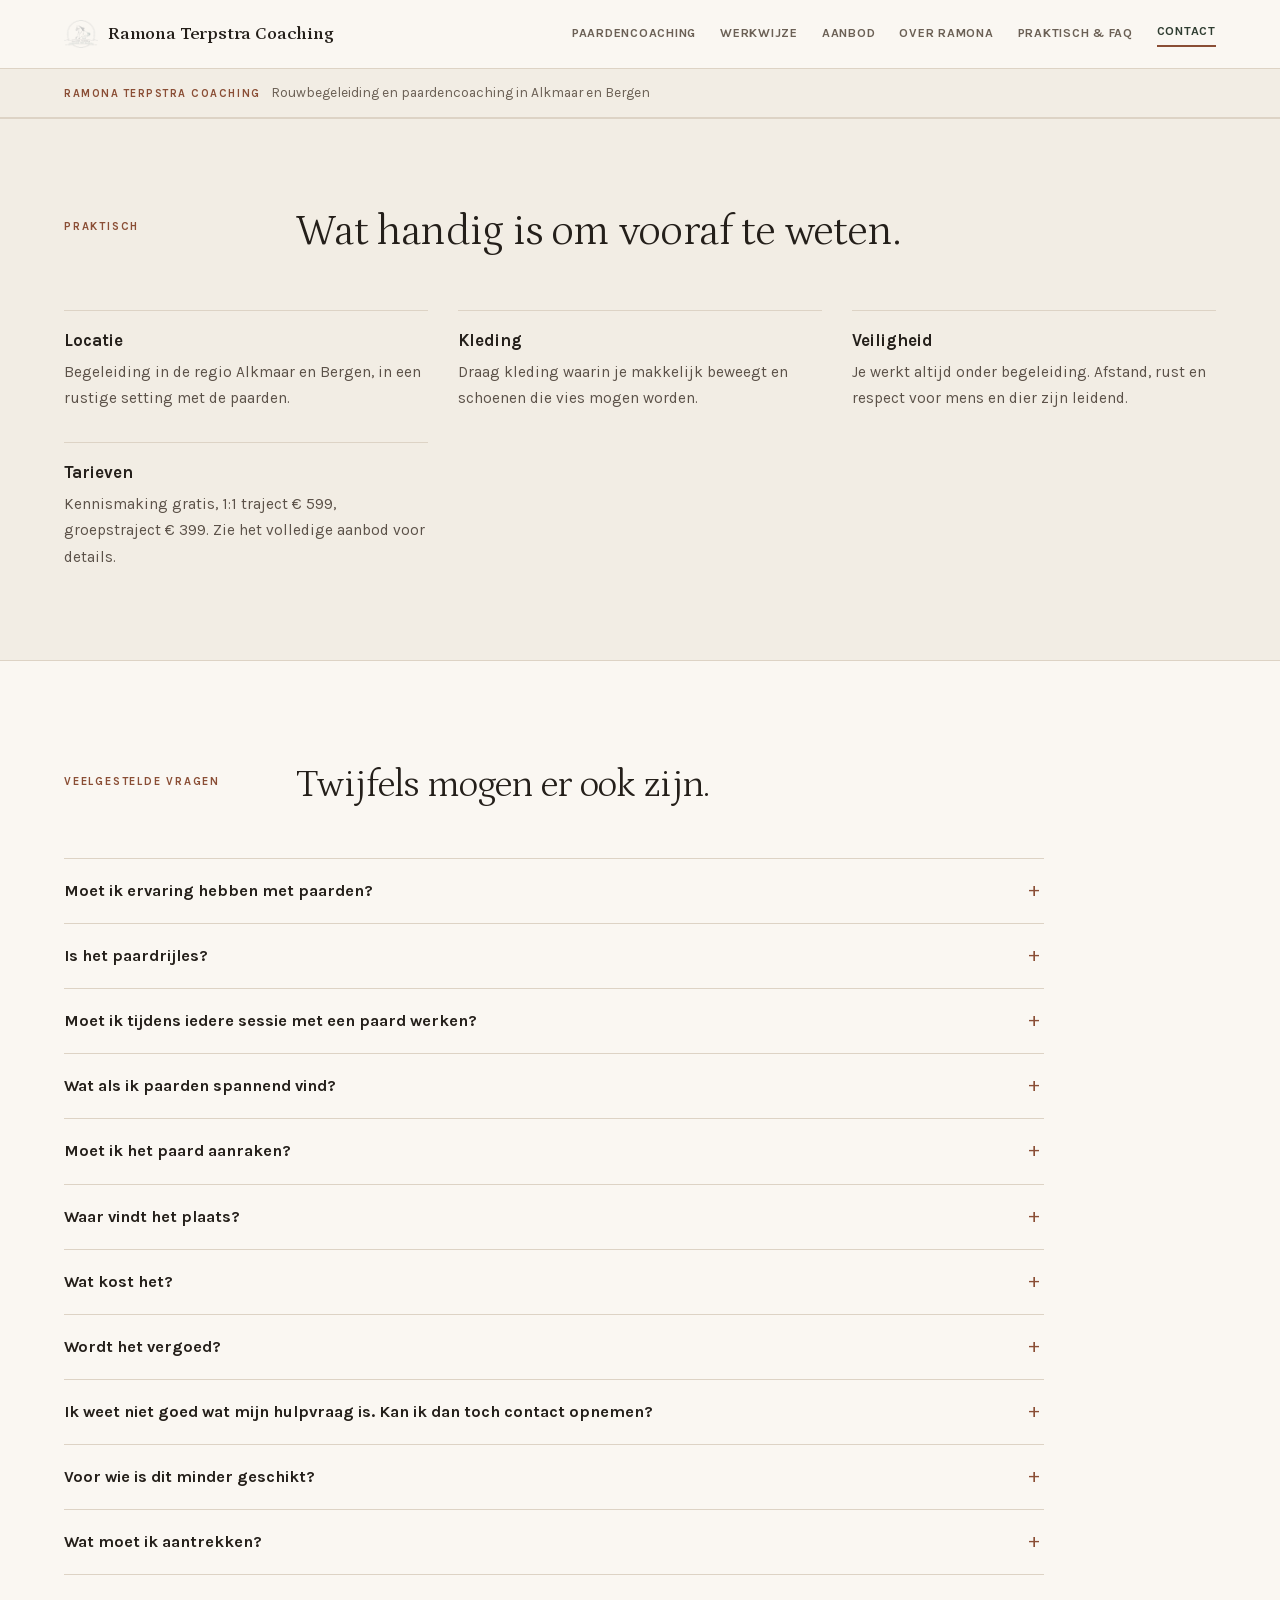
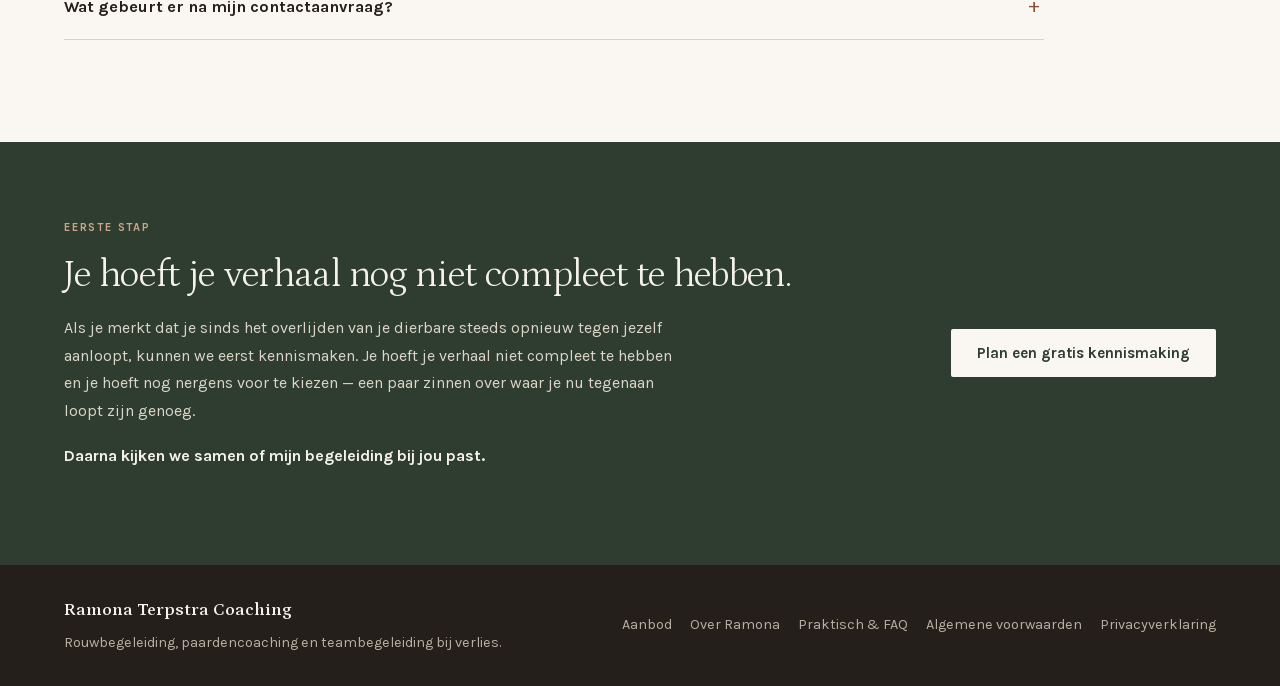
<file: praktisch.html>
<!doctype html>
<html lang="nl">
  <head>
    <meta charset="utf-8" />
    <meta name="viewport" content="width=device-width, initial-scale=1" />
    <title>Praktisch &amp; FAQ | Ramona Terpstra Coaching</title>
    <meta name="description" content="Locatie, kleding, veiligheid en tarieven, plus antwoorden op veelgestelde vragen over paardencoaching bij rouw en verlies." />
    <link rel="canonical" href="https://ramona-terpstra-coaching.vercel.app/praktisch" />
    <meta property="og:type" content="website" />
    <meta property="og:site_name" content="Ramona Terpstra Coaching" />
    <meta property="og:locale" content="nl_NL" />
    <meta property="og:title" content="Praktisch &amp; FAQ | Ramona Terpstra Coaching" />
    <meta property="og:description" content="Locatie, kleding, veiligheid en tarieven, plus antwoorden op veelgestelde vragen over paardencoaching bij rouw en verlies." />
    <meta property="og:url" content="https://ramona-terpstra-coaching.vercel.app/praktisch" />
    <meta property="og:image" content="https://ramona-terpstra-coaching.vercel.app/images/hero.jpeg" />
    <meta property="og:image:width" content="909" />
    <meta property="og:image:height" content="753" />
    <meta property="og:image:alt" content="Ramona Terpstra met een paard in een rustige buitenomgeving" />
    <meta name="twitter:card" content="summary_large_image" />
    <meta name="twitter:title" content="Praktisch &amp; FAQ | Ramona Terpstra Coaching" />
    <meta name="twitter:description" content="Locatie, kleding, veiligheid en tarieven, plus antwoorden op veelgestelde vragen over paardencoaching bij rouw en verlies." />
    <meta name="twitter:image" content="https://ramona-terpstra-coaching.vercel.app/images/hero.jpeg" />
    <link rel="icon" type="image/png" sizes="32x32" href="images/favicon-32.png" />
    <link rel="apple-touch-icon" href="images/apple-touch-icon.png" />
    <link rel="preload" href="fonts/petrona-latin.woff2" as="font" type="font/woff2" crossorigin />
    <link rel="preload" href="fonts/karla-latin.woff2" as="font" type="font/woff2" crossorigin />
    <link rel="stylesheet" href="styles.css" />
  </head>
  <body>
    <header class="site-header" aria-label="Hoofdnavigatie">
      <a class="brand" href="index.html" aria-label="Ramona Terpstra Coaching">
        <img src="images/logo.png" alt="" width="58" height="48" />
        <span>Ramona Terpstra Coaching</span>
      </a>
      <button
        class="nav-toggle"
        type="button"
        aria-expanded="false"
        aria-controls="site-nav"
        aria-label="Menu openen"
      >
        <span></span><span></span><span></span>
      </button>
      <nav id="site-nav">
        <a href="index.html#paardencoaching">Paardencoaching</a>
        <a href="index.html#werkwijze">Werkwijze</a>
        <a href="aanbod.html">Aanbod</a>
        <a href="over-ramona.html">Over Ramona</a>
        <a href="praktisch.html">Praktisch &amp; FAQ</a>
        <a class="nav-cta" href="index.html#contact">Contact</a>
      </nav>
    </header>

    <div class="page-orient">
      <span class="page-orient-label">Ramona Terpstra Coaching</span>
      <span class="page-orient-line">Rouwbegeleiding en paardencoaching in Alkmaar en Bergen</span>
    </div>

    <main>
      <section class="section-band practical">
        <div class="section-intro">
          <p class="eyebrow">Praktisch</p>
          <h1 class="page-title">Wat handig is om vooraf te weten.</h1>
        </div>
        <div class="practical-grid">
          <article><h3>Locatie</h3><p>Begeleiding in de regio Alkmaar en Bergen, in een rustige setting met de paarden.</p></article>
          <article><h3>Kleding</h3><p>Draag kleding waarin je makkelijk beweegt en schoenen die vies mogen worden.</p></article>
          <article><h3>Veiligheid</h3><p>Je werkt altijd onder begeleiding. Afstand, rust en respect voor mens en dier zijn leidend.</p></article>
          <article><h3>Tarieven</h3><p>Kennismaking gratis, 1:1 traject € 599, groepstraject € 399. Zie het <a href="aanbod.html">volledige aanbod</a> voor details.</p></article>
        </div>
      </section>

      <section class="faq" id="faq">
        <div class="section-intro">
          <p class="eyebrow">Veelgestelde vragen</p>
          <h2>Twijfels mogen er ook zijn.</h2>
        </div>
        <div class="faq-list">
          <details><summary>Moet ik ervaring hebben met paarden?</summary><p>Nee. Je hoeft niets met paarden te kunnen en je hoeft ook niet te rijden. De sessies vinden naast het paard plaats.</p></details>
          <details><summary>Is het paardrijles?</summary><p>Nee. We werken vanaf de grond, naast het paard — nooit erop. Paardencoaching gaat niet over rijden of techniek, maar over wat er zichtbaar wordt in contact met het paard.</p></details>
          <details><summary>Moet ik tijdens iedere sessie met een paard werken?</summary><p>Nee. De paarden zijn onderdeel van mijn manier van werken, maar niet iedere sessie hoeft hetzelfde te verlopen. We kijken naar wat bij jou en bij dat moment past.</p></details>
          <details><summary>Wat als ik paarden spannend vind?</summary><p>Dat mag. Je hoeft niet direct dichtbij een paard te staan of contact te maken. Ook afstand houden, kijken en opmerken wat er bij jou gebeurt kan onderdeel zijn van de sessie.</p></details>
          <details><summary>Moet ik het paard aanraken?</summary><p>Nee, dat hoeft niet als dat niet goed voelt. Afstand houden kan net zo goed onderdeel zijn van de sessie.</p></details>
          <details><summary>Waar vindt het plaats?</summary><p>De kennismaking is via Zoom. Het 1:1 traject en de groepssessies vinden plaats tussen de paarden in Alkmaar, in de regio Alkmaar en Bergen.</p></details>
          <details><summary>Wat kost het?</summary><p>De kennismaking is gratis. Het 1:1 traject is € 599 (betaling in 2 termijnen mogelijk), het groepstraject Rouw in Beweging is € 399. Teamcoaching is op aanvraag. Zie de <a href="aanbod.html">aanbodpagina</a> voor details.</p></details>
          <details><summary>Wordt het vergoed?</summary><p>Mogelijk gedeeltelijk via je aanvullende zorgverzekering (CAT-vergoedbaar) — check dit vooraf bij je eigen verzekeraar.</p></details>
          <details><summary>Ik weet niet goed wat mijn hulpvraag is. Kan ik dan toch contact opnemen?</summary><p>Ja. Misschien weet je alleen dat je sinds het overlijden anders reageert dan je van jezelf gewend bent en dat je hier niet alleen in verder wilt. Dat is genoeg om mee te beginnen — tijdens de gratis kennismaking ontdekken we de rest samen.</p></details>
          <details><summary>Voor wie is dit minder geschikt?</summary><p>Bij ernstige psychische klachten, crisis of acute onveiligheid is aanvullende professionele zorg belangrijk. Als mijn begeleiding niet voldoende of passend is, zal ik daar eerlijk over zijn.</p></details>
          <details><summary>Wat moet ik aantrekken?</summary><p>Draag kleding waarin je makkelijk beweegt en schoenen die vies mogen worden.</p></details>
          <details><summary>Wat gebeurt er na mijn contactaanvraag?</summary><p>Ramona neemt persoonlijk contact met je op om een gratis kennismaking in te plannen.</p></details>
        </div>
      </section>

      <section class="contact" id="contact">
        <div>
          <p class="eyebrow">Eerste stap</p>
          <h2>Je hoeft je verhaal nog niet compleet te hebben.</h2>
          <p>
            Als je merkt dat je sinds het overlijden van je dierbare steeds
            opnieuw tegen jezelf aanloopt, kunnen we eerst kennismaken. Je
            hoeft je verhaal niet compleet te hebben en je hoeft nog nergens
            voor te kiezen — een paar zinnen over waar je nu tegenaan loopt
            zijn genoeg.
          </p>
          <p><strong>Daarna kijken we samen of mijn begeleiding bij jou past.</strong></p>
        </div>
        <a class="button primary" href="index.html#contact">Plan een gratis kennismaking</a>
      </section>
    </main>

    <footer>
      <div>
        <strong>Ramona Terpstra Coaching</strong>
        <p>Rouwbegeleiding, paardencoaching en teambegeleiding bij verlies.</p>
      </div>
      <div class="footer-links">
        <a href="aanbod.html">Aanbod</a>
        <a href="over-ramona.html">Over Ramona</a>
        <a href="praktisch.html">Praktisch &amp; FAQ</a>
        <a href="voorwaarden.html">Algemene voorwaarden</a>
        <a href="privacy.html">Privacyverklaring</a>
      </div>
    </footer>

    <div class="mobile-cta">
      <a class="button primary" href="index.html#contact">Plan een gratis kennismaking</a>
    </div>

    <script src="site.js" defer></script>
  </body>
</html>
</file>
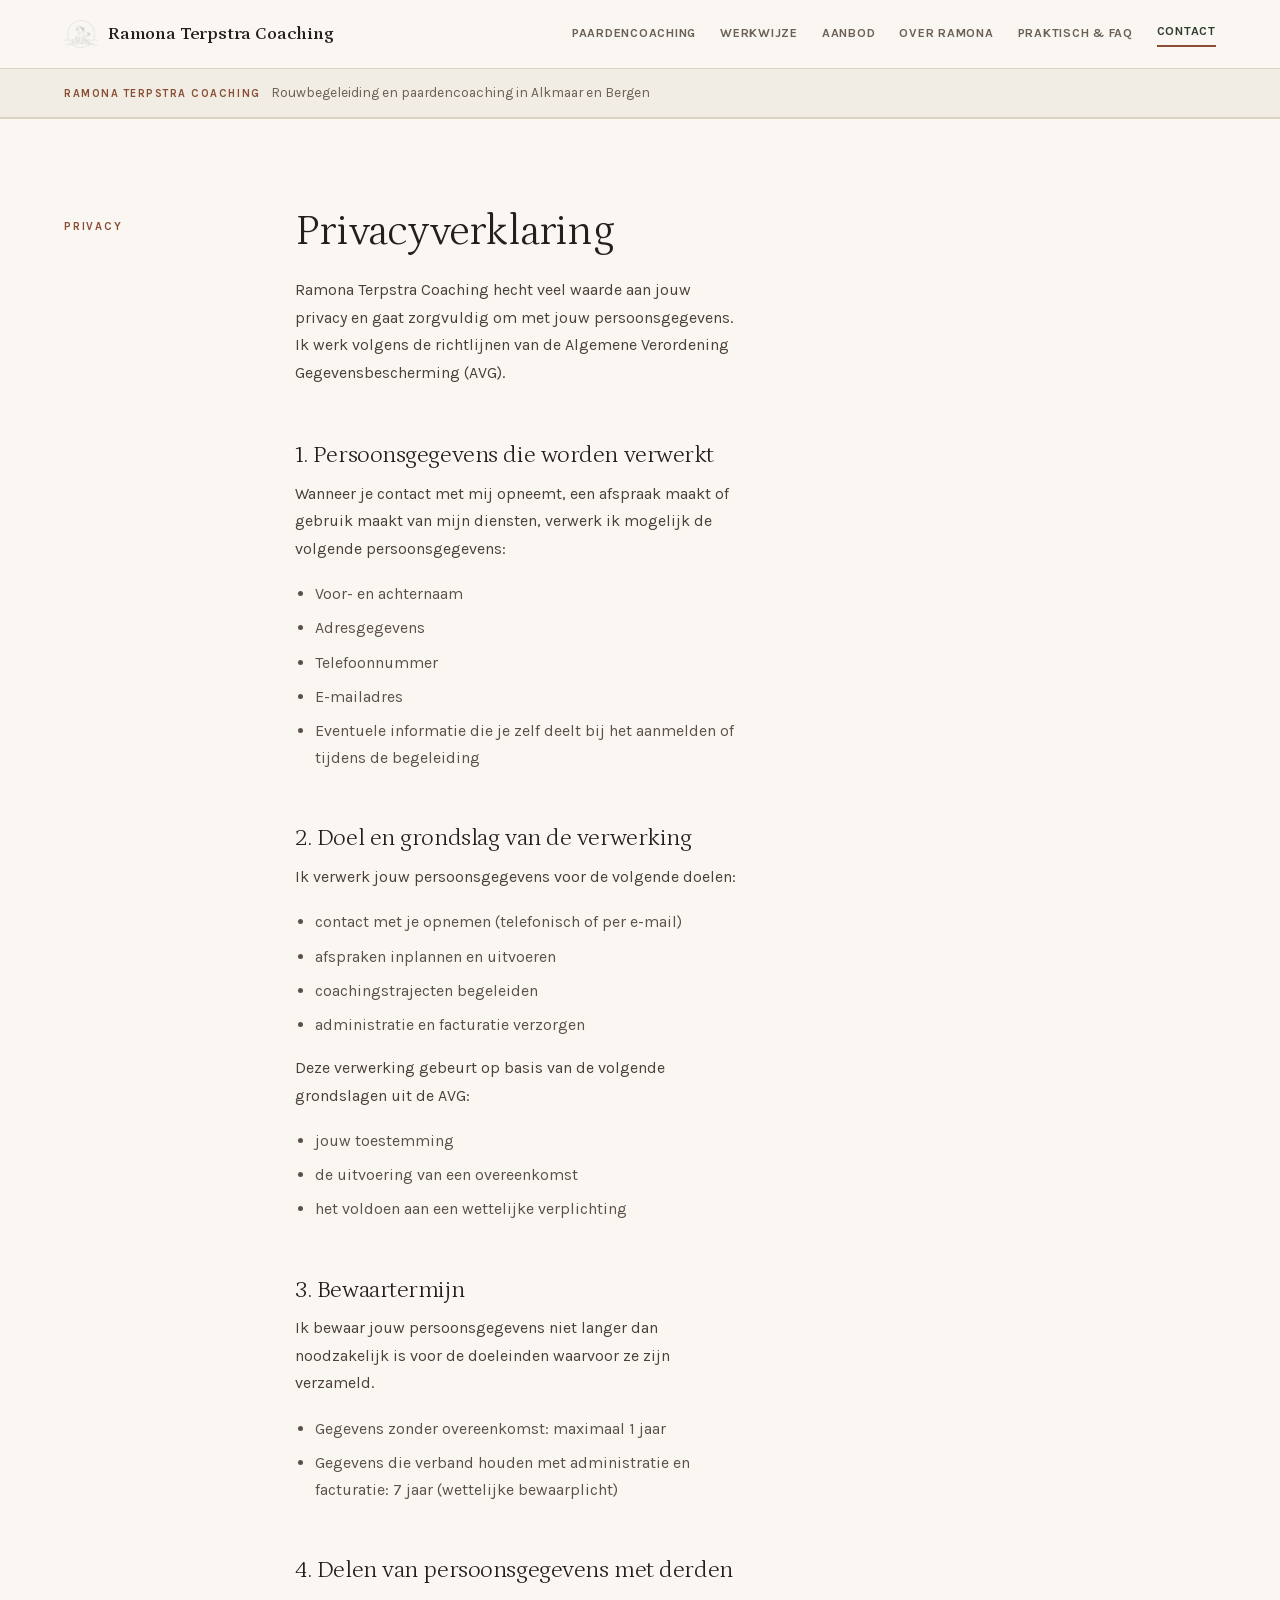
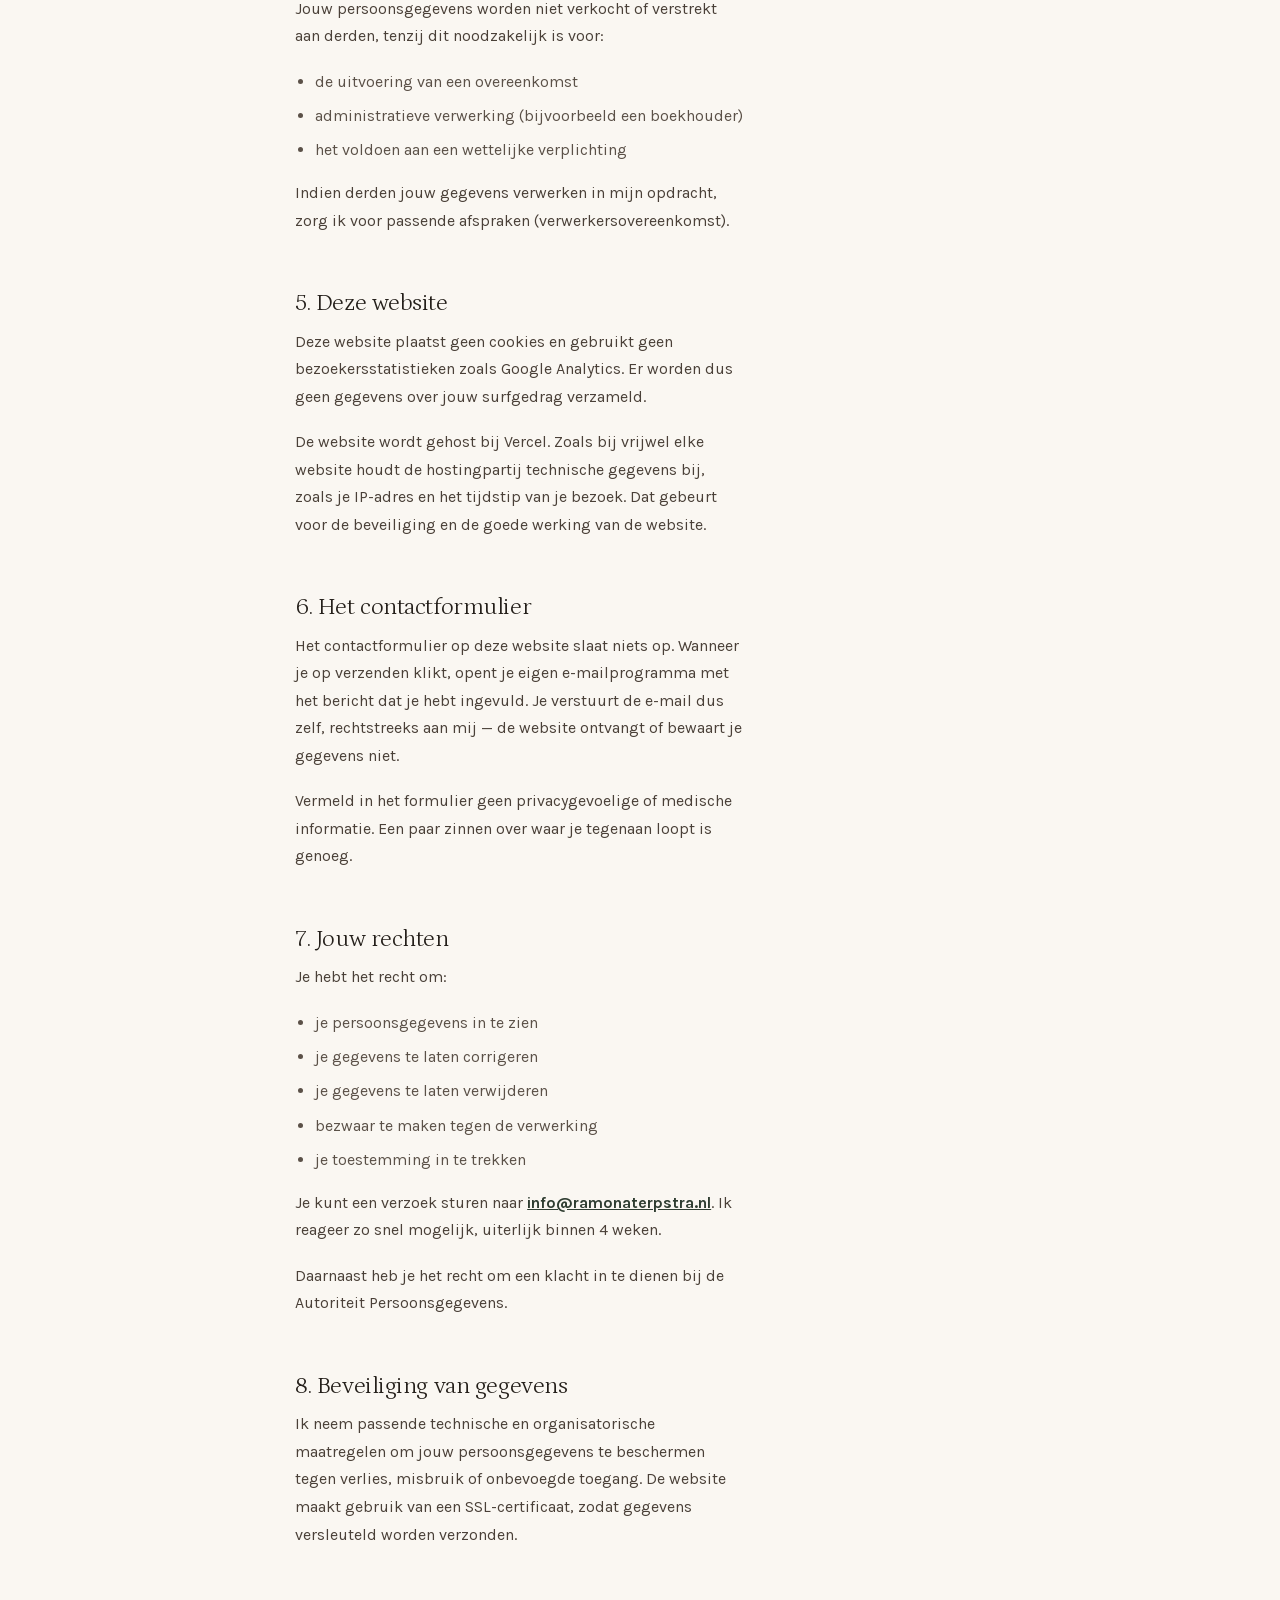
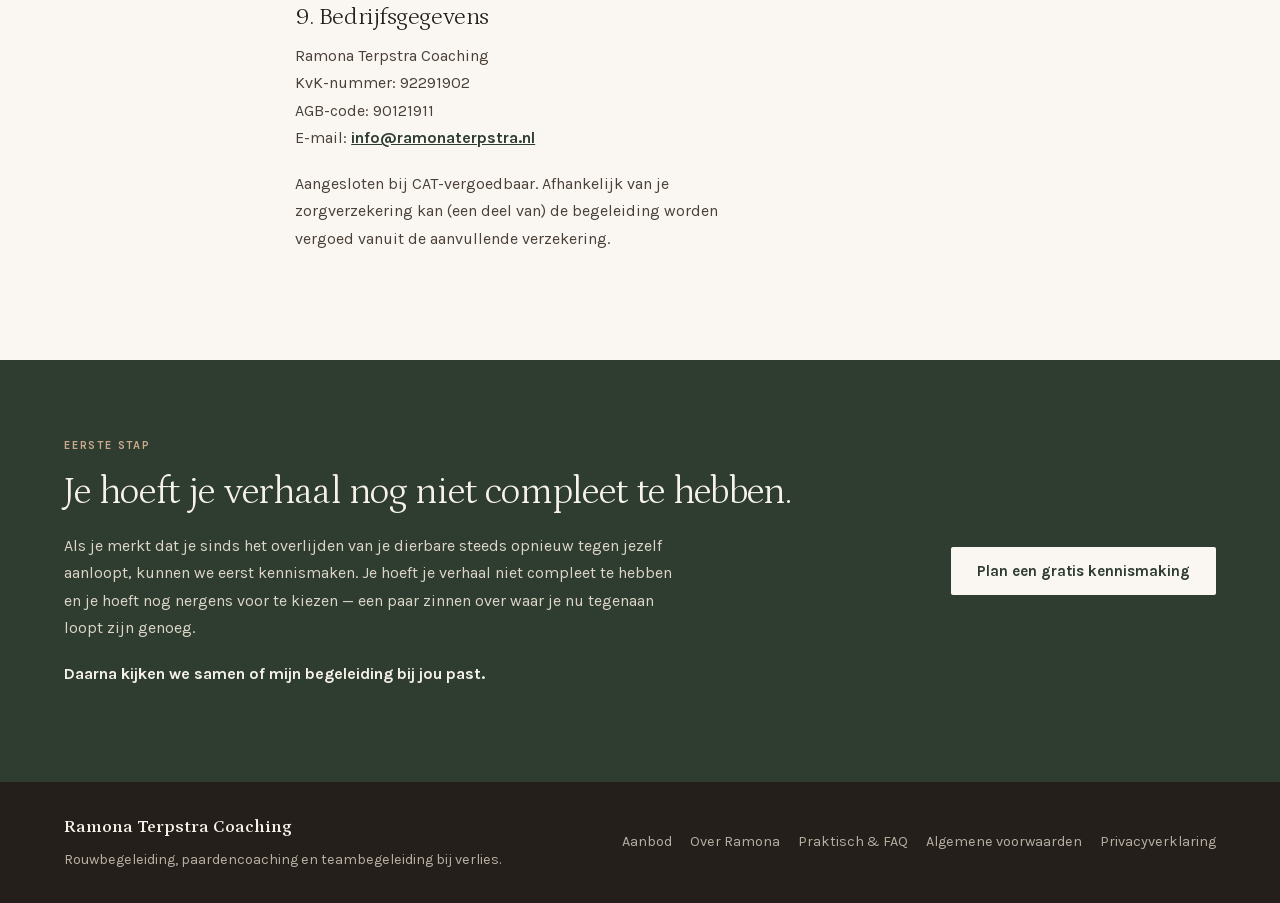
<file: privacy.html>
<!doctype html>
<html lang="nl">
  <head>
    <meta charset="utf-8" />
    <meta name="viewport" content="width=device-width, initial-scale=1" />
    <title>Privacyverklaring | Ramona Terpstra Coaching</title>
    <meta name="description" content="Hoe Ramona Terpstra Coaching omgaat met je persoonsgegevens: welke gegevens worden verwerkt, waarom, hoe lang ze worden bewaard en welke rechten je hebt." />
    <link rel="canonical" href="https://ramona-terpstra-coaching.vercel.app/privacy" />
    <meta property="og:type" content="website" />
    <meta property="og:site_name" content="Ramona Terpstra Coaching" />
    <meta property="og:locale" content="nl_NL" />
    <meta property="og:title" content="Privacyverklaring | Ramona Terpstra Coaching" />
    <meta property="og:description" content="Hoe Ramona Terpstra Coaching omgaat met je persoonsgegevens." />
    <meta property="og:url" content="https://ramona-terpstra-coaching.vercel.app/privacy" />
    <link rel="icon" type="image/png" sizes="32x32" href="images/favicon-32.png" />
    <link rel="apple-touch-icon" href="images/apple-touch-icon.png" />
    <link rel="preload" href="fonts/petrona-latin.woff2" as="font" type="font/woff2" crossorigin />
    <link rel="preload" href="fonts/karla-latin.woff2" as="font" type="font/woff2" crossorigin />
    <link rel="stylesheet" href="styles.css" />
  </head>
  <body>
    <header class="site-header" aria-label="Hoofdnavigatie">
      <a class="brand" href="index.html" aria-label="Ramona Terpstra Coaching">
        <img src="images/logo.png" alt="" width="58" height="48" />
        <span>Ramona Terpstra Coaching</span>
      </a>
      <button
        class="nav-toggle"
        type="button"
        aria-expanded="false"
        aria-controls="site-nav"
        aria-label="Menu openen"
      >
        <span></span><span></span><span></span>
      </button>
      <nav id="site-nav">
        <a href="index.html#paardencoaching">Paardencoaching</a>
        <a href="index.html#werkwijze">Werkwijze</a>
        <a href="aanbod.html">Aanbod</a>
        <a href="over-ramona.html">Over Ramona</a>
        <a href="praktisch.html">Praktisch &amp; FAQ</a>
        <a class="nav-cta" href="index.html#contact">Contact</a>
      </nav>
    </header>

    <div class="page-orient">
      <span class="page-orient-label">Ramona Terpstra Coaching</span>
      <span class="page-orient-line">Rouwbegeleiding en paardencoaching in Alkmaar en Bergen</span>
    </div>

    <main>
      <section class="section-band legal">
        <div class="section-intro">
          <p class="eyebrow">Privacy</p>
          <h1 class="page-title">Privacyverklaring</h1>
          <p>
            Ramona Terpstra Coaching hecht veel waarde aan jouw privacy en gaat
            zorgvuldig om met jouw persoonsgegevens. Ik werk volgens de
            richtlijnen van de Algemene Verordening Gegevensbescherming (AVG).
          </p>

          <h2>1. Persoonsgegevens die worden verwerkt</h2>
          <p>
            Wanneer je contact met mij opneemt, een afspraak maakt of gebruik
            maakt van mijn diensten, verwerk ik mogelijk de volgende
            persoonsgegevens:
          </p>
          <ul>
            <li>Voor- en achternaam</li>
            <li>Adresgegevens</li>
            <li>Telefoonnummer</li>
            <li>E-mailadres</li>
            <li>Eventuele informatie die je zelf deelt bij het aanmelden of tijdens de begeleiding</li>
          </ul>

          <h2>2. Doel en grondslag van de verwerking</h2>
          <p>Ik verwerk jouw persoonsgegevens voor de volgende doelen:</p>
          <ul>
            <li>contact met je opnemen (telefonisch of per e-mail)</li>
            <li>afspraken inplannen en uitvoeren</li>
            <li>coachingstrajecten begeleiden</li>
            <li>administratie en facturatie verzorgen</li>
          </ul>
          <p>Deze verwerking gebeurt op basis van de volgende grondslagen uit de AVG:</p>
          <ul>
            <li>jouw toestemming</li>
            <li>de uitvoering van een overeenkomst</li>
            <li>het voldoen aan een wettelijke verplichting</li>
          </ul>

          <h2>3. Bewaartermijn</h2>
          <p>
            Ik bewaar jouw persoonsgegevens niet langer dan noodzakelijk is voor
            de doeleinden waarvoor ze zijn verzameld.
          </p>
          <ul>
            <li>Gegevens zonder overeenkomst: maximaal 1 jaar</li>
            <li>Gegevens die verband houden met administratie en facturatie: 7 jaar (wettelijke bewaarplicht)</li>
          </ul>

          <h2>4. Delen van persoonsgegevens met derden</h2>
          <p>
            Jouw persoonsgegevens worden niet verkocht of verstrekt aan derden,
            tenzij dit noodzakelijk is voor:
          </p>
          <ul>
            <li>de uitvoering van een overeenkomst</li>
            <li>administratieve verwerking (bijvoorbeeld een boekhouder)</li>
            <li>het voldoen aan een wettelijke verplichting</li>
          </ul>
          <p>
            Indien derden jouw gegevens verwerken in mijn opdracht, zorg ik voor
            passende afspraken (verwerkersovereenkomst).
          </p>

          <h2>5. Deze website</h2>
          <p>
            Deze website plaatst geen cookies en gebruikt geen
            bezoekersstatistieken zoals Google Analytics. Er worden dus geen
            gegevens over jouw surfgedrag verzameld.
          </p>
          <p>
            De website wordt gehost bij Vercel. Zoals bij vrijwel elke website
            houdt de hostingpartij technische gegevens bij, zoals je IP-adres
            en het tijdstip van je bezoek. Dat gebeurt voor de beveiliging en
            de goede werking van de website.
          </p>

          <h2>6. Het contactformulier</h2>
          <p>
            Het contactformulier op deze website slaat niets op. Wanneer je op
            verzenden klikt, opent je eigen e-mailprogramma met het bericht dat
            je hebt ingevuld. Je verstuurt de e-mail dus zelf, rechtstreeks aan
            mij — de website ontvangt of bewaart je gegevens niet.
          </p>
          <p>
            Vermeld in het formulier geen privacygevoelige of medische
            informatie. Een paar zinnen over waar je tegenaan loopt is genoeg.
          </p>

          <h2>7. Jouw rechten</h2>
          <p>Je hebt het recht om:</p>
          <ul>
            <li>je persoonsgegevens in te zien</li>
            <li>je gegevens te laten corrigeren</li>
            <li>je gegevens te laten verwijderen</li>
            <li>bezwaar te maken tegen de verwerking</li>
            <li>je toestemming in te trekken</li>
          </ul>
          <p>
            Je kunt een verzoek sturen naar
            <a href="mailto:info@ramonaterpstra.nl">info@ramonaterpstra.nl</a>.
            Ik reageer zo snel mogelijk, uiterlijk binnen 4 weken.
          </p>
          <p>
            Daarnaast heb je het recht om een klacht in te dienen bij de
            Autoriteit Persoonsgegevens.
          </p>

          <h2>8. Beveiliging van gegevens</h2>
          <p>
            Ik neem passende technische en organisatorische maatregelen om jouw
            persoonsgegevens te beschermen tegen verlies, misbruik of onbevoegde
            toegang. De website maakt gebruik van een SSL-certificaat, zodat
            gegevens versleuteld worden verzonden.
          </p>

          <h2>9. Bedrijfsgegevens</h2>
          <p>
            Ramona Terpstra Coaching<br />
            KvK-nummer: 92291902<br />
            AGB-code: 90121911<br />
            E-mail: <a href="mailto:info@ramonaterpstra.nl">info@ramonaterpstra.nl</a>
          </p>
          <p>
            Aangesloten bij CAT-vergoedbaar. Afhankelijk van je zorgverzekering
            kan (een deel van) de begeleiding worden vergoed vanuit de
            aanvullende verzekering.
          </p>
        </div>
      </section>

      <section class="contact" id="contact">
        <div>
          <p class="eyebrow">Eerste stap</p>
          <h2>Je hoeft je verhaal nog niet compleet te hebben.</h2>
          <p>
            Als je merkt dat je sinds het overlijden van je dierbare steeds
            opnieuw tegen jezelf aanloopt, kunnen we eerst kennismaken. Je
            hoeft je verhaal niet compleet te hebben en je hoeft nog nergens
            voor te kiezen — een paar zinnen over waar je nu tegenaan loopt
            zijn genoeg.
          </p>
          <p><strong>Daarna kijken we samen of mijn begeleiding bij jou past.</strong></p>
        </div>
        <a class="button primary" href="index.html#contact">Plan een gratis kennismaking</a>
      </section>
    </main>

    <footer>
      <div>
        <strong>Ramona Terpstra Coaching</strong>
        <p>Rouwbegeleiding, paardencoaching en teambegeleiding bij verlies.</p>
      </div>
      <div class="footer-links">
        <a href="aanbod.html">Aanbod</a>
        <a href="over-ramona.html">Over Ramona</a>
        <a href="praktisch.html">Praktisch &amp; FAQ</a>
        <a href="voorwaarden.html">Algemene voorwaarden</a>
        <a href="privacy.html">Privacyverklaring</a>
      </div>
    </footer>

    <div class="mobile-cta">
      <a class="button primary" href="index.html#contact">Plan een gratis kennismaking</a>
    </div>

    <script src="site.js" defer></script>
  </body>
</html>
</file>
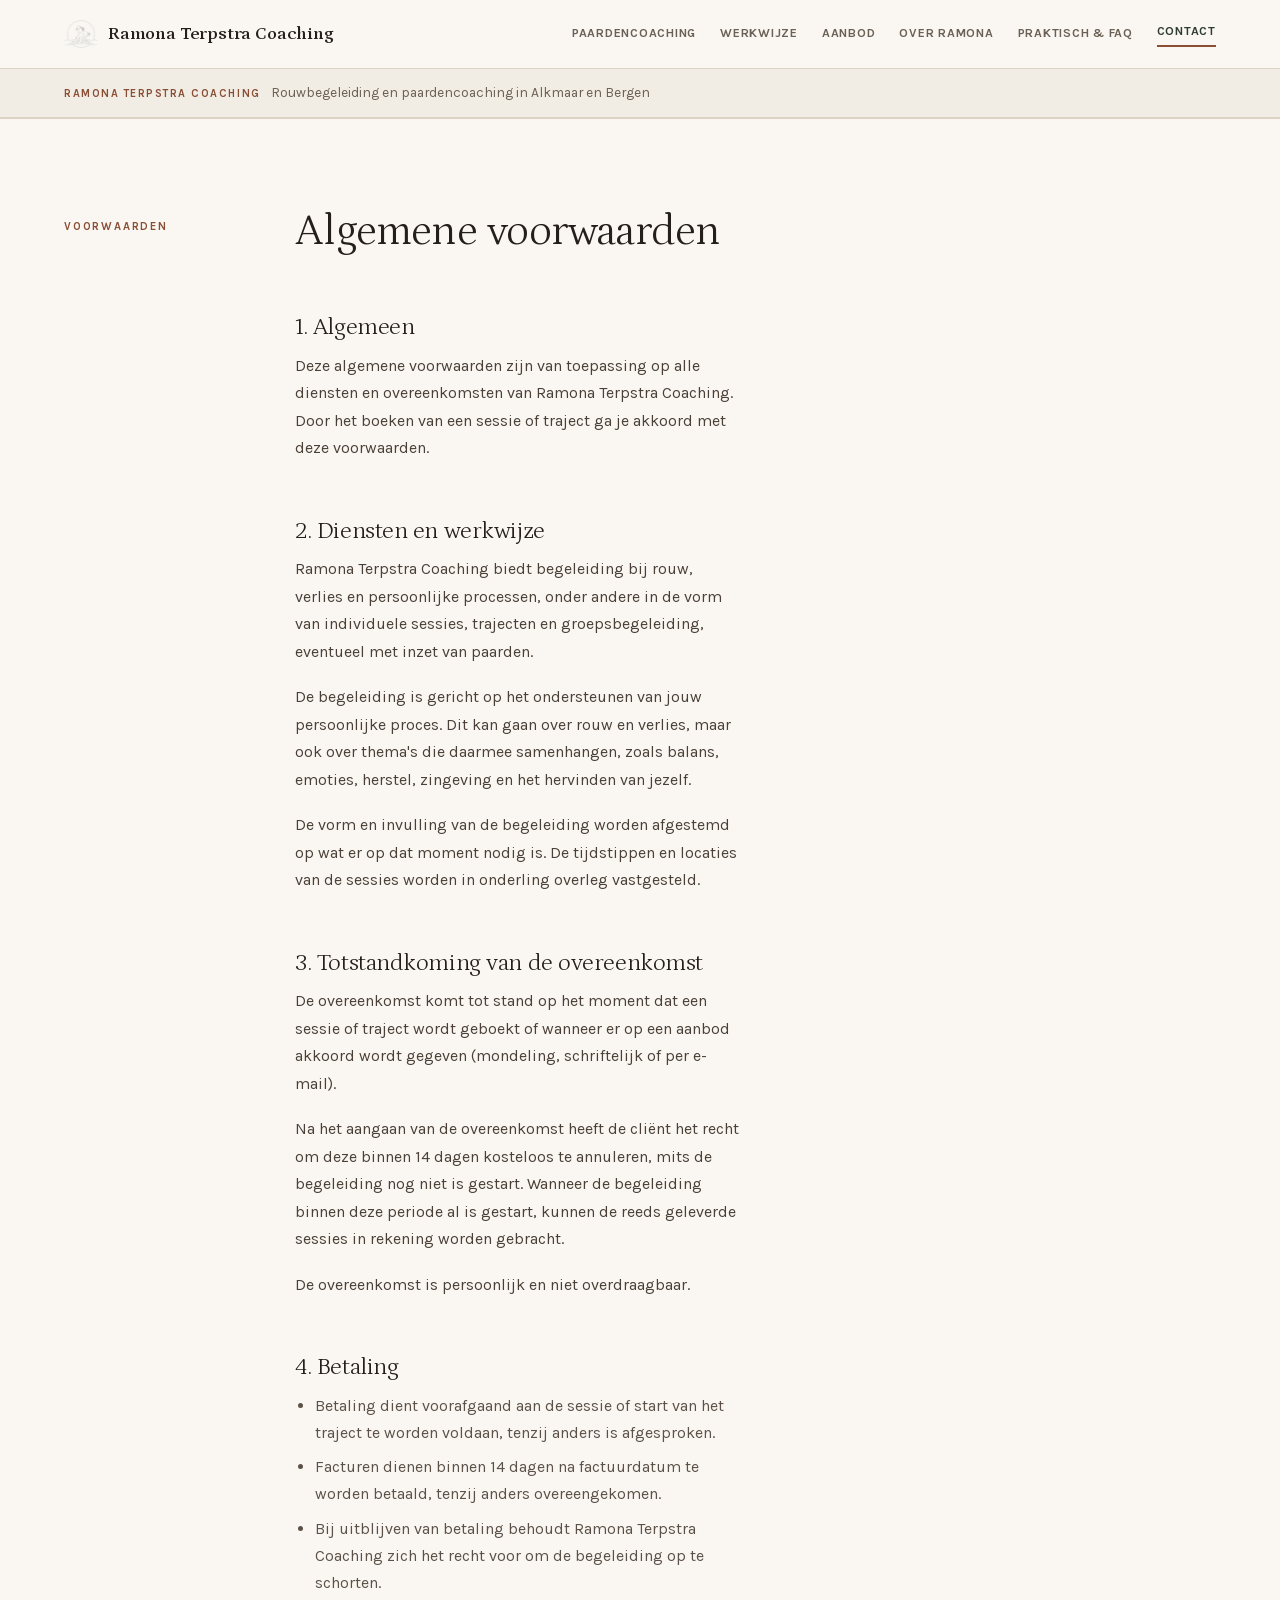
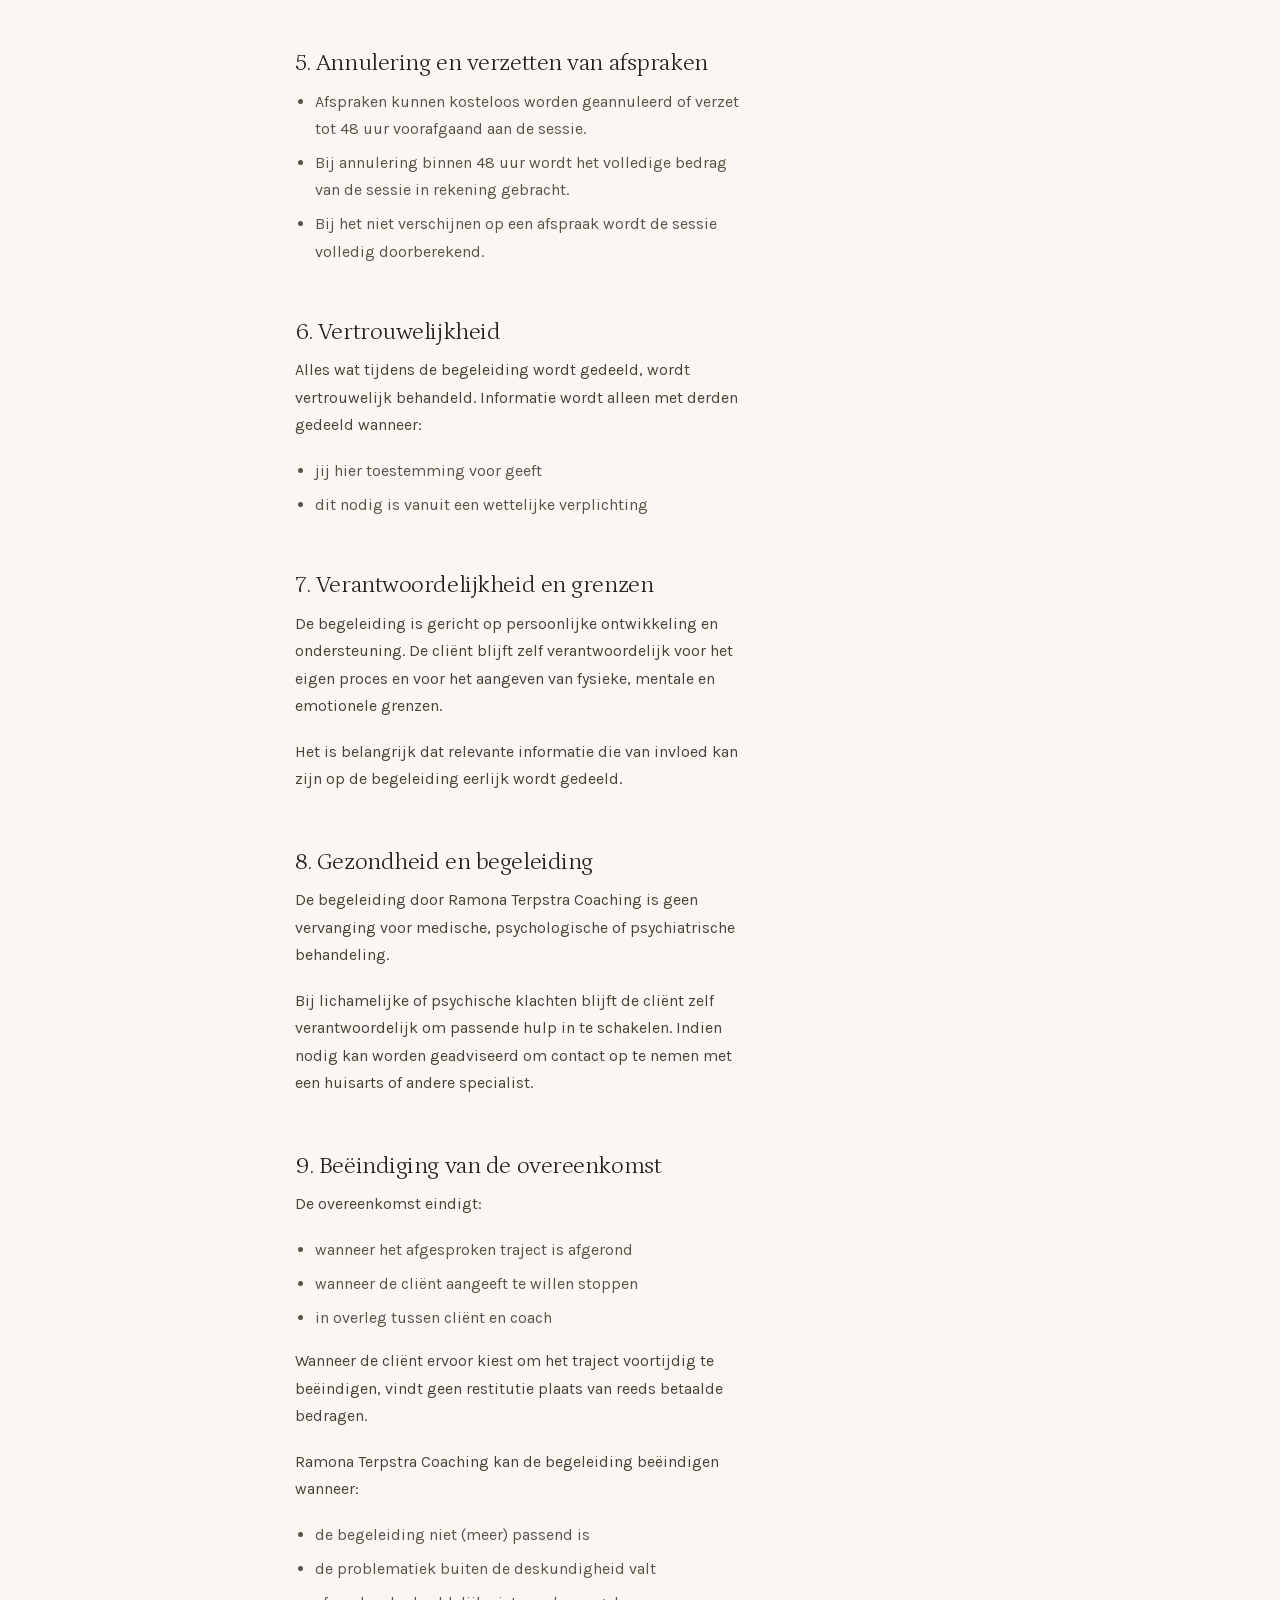
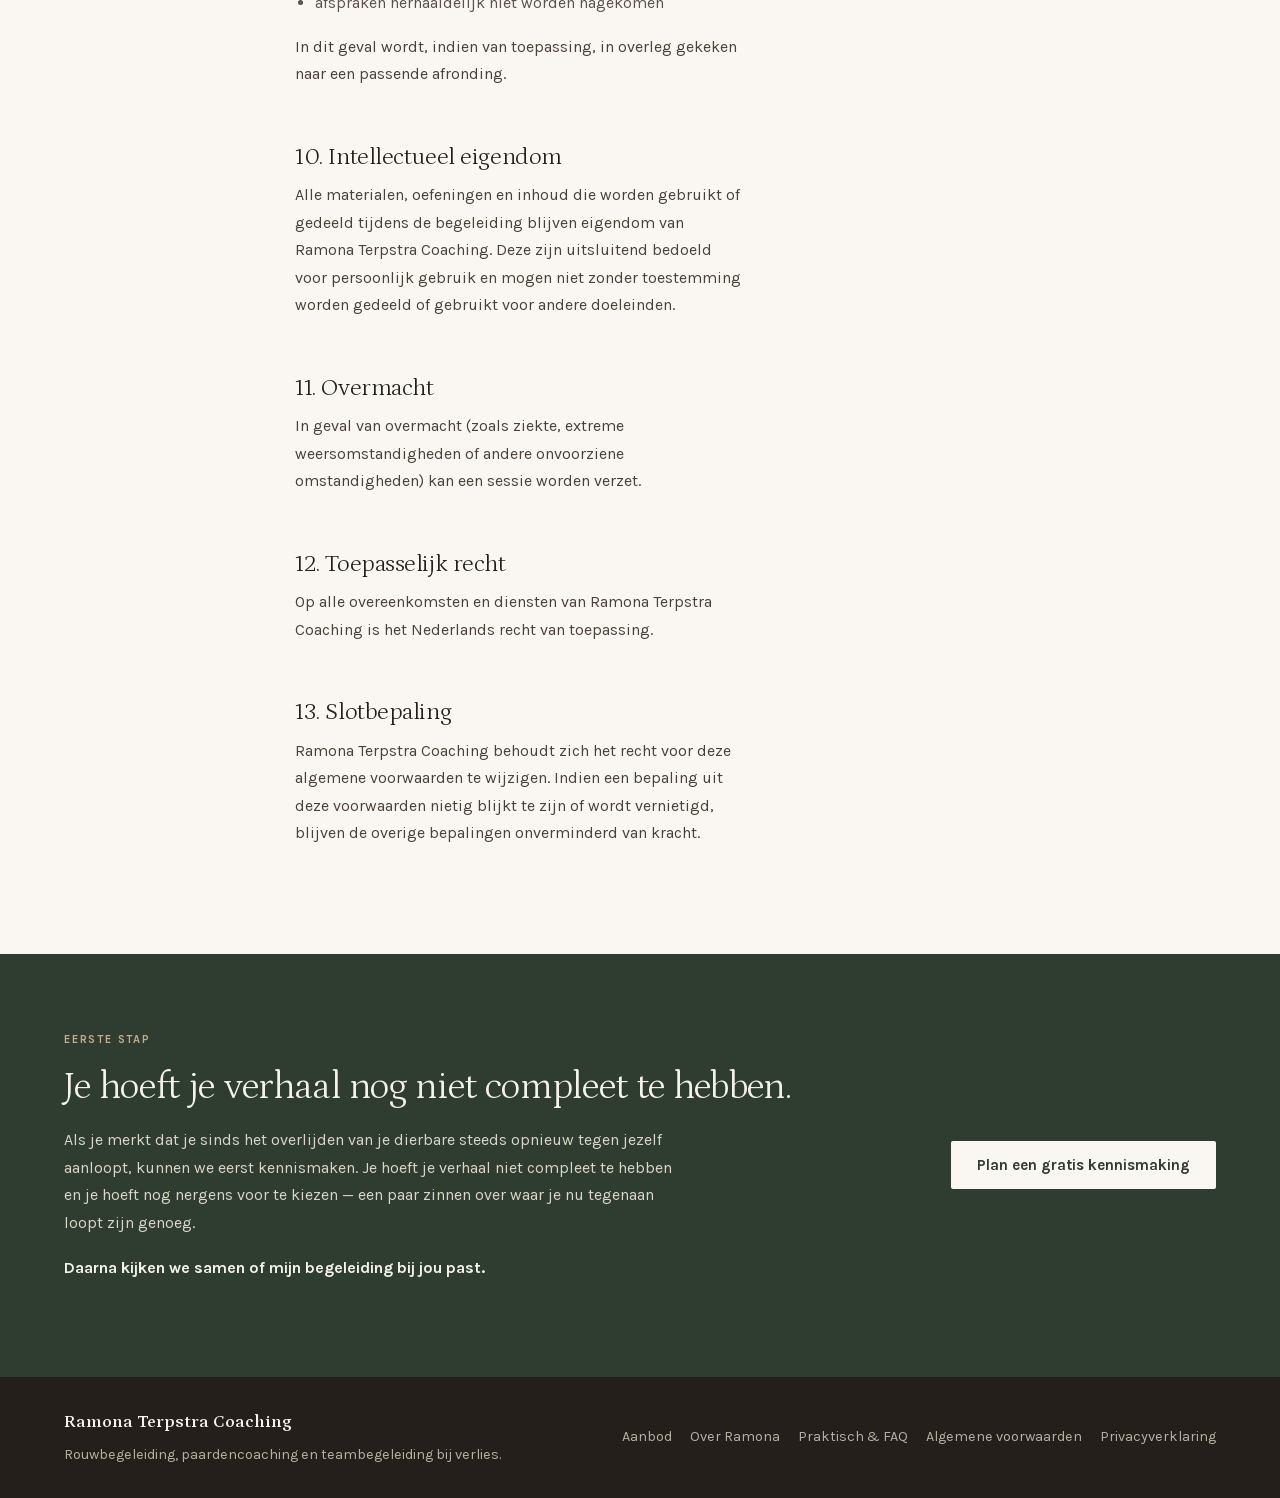
<file: voorwaarden.html>
<!doctype html>
<html lang="nl">
  <head>
    <meta charset="utf-8" />
    <meta name="viewport" content="width=device-width, initial-scale=1" />
    <title>Algemene voorwaarden | Ramona Terpstra Coaching</title>
    <meta name="description" content="De algemene voorwaarden van Ramona Terpstra Coaching: diensten en werkwijze, betaling, annulering, vertrouwelijkheid en beëindiging van de overeenkomst." />
    <link rel="canonical" href="https://ramona-terpstra-coaching.vercel.app/voorwaarden" />
    <meta property="og:type" content="website" />
    <meta property="og:site_name" content="Ramona Terpstra Coaching" />
    <meta property="og:locale" content="nl_NL" />
    <meta property="og:title" content="Algemene voorwaarden | Ramona Terpstra Coaching" />
    <meta property="og:description" content="De algemene voorwaarden van Ramona Terpstra Coaching." />
    <meta property="og:url" content="https://ramona-terpstra-coaching.vercel.app/voorwaarden" />
    <link rel="icon" type="image/png" sizes="32x32" href="images/favicon-32.png" />
    <link rel="apple-touch-icon" href="images/apple-touch-icon.png" />
    <link rel="preload" href="fonts/petrona-latin.woff2" as="font" type="font/woff2" crossorigin />
    <link rel="preload" href="fonts/karla-latin.woff2" as="font" type="font/woff2" crossorigin />
    <link rel="stylesheet" href="styles.css" />
  </head>
  <body>
    <header class="site-header" aria-label="Hoofdnavigatie">
      <a class="brand" href="index.html" aria-label="Ramona Terpstra Coaching">
        <img src="images/logo.png" alt="" width="58" height="48" />
        <span>Ramona Terpstra Coaching</span>
      </a>
      <button
        class="nav-toggle"
        type="button"
        aria-expanded="false"
        aria-controls="site-nav"
        aria-label="Menu openen"
      >
        <span></span><span></span><span></span>
      </button>
      <nav id="site-nav">
        <a href="index.html#paardencoaching">Paardencoaching</a>
        <a href="index.html#werkwijze">Werkwijze</a>
        <a href="aanbod.html">Aanbod</a>
        <a href="over-ramona.html">Over Ramona</a>
        <a href="praktisch.html">Praktisch &amp; FAQ</a>
        <a class="nav-cta" href="index.html#contact">Contact</a>
      </nav>
    </header>

    <div class="page-orient">
      <span class="page-orient-label">Ramona Terpstra Coaching</span>
      <span class="page-orient-line">Rouwbegeleiding en paardencoaching in Alkmaar en Bergen</span>
    </div>

    <main>
      <section class="section-band legal">
        <div class="section-intro">
          <p class="eyebrow">Voorwaarden</p>
          <h1 class="page-title">Algemene voorwaarden</h1>

          <h2>1. Algemeen</h2>
          <p>
            Deze algemene voorwaarden zijn van toepassing op alle diensten en
            overeenkomsten van Ramona Terpstra Coaching. Door het boeken van
            een sessie of traject ga je akkoord met deze voorwaarden.
          </p>

          <h2>2. Diensten en werkwijze</h2>
          <p>
            Ramona Terpstra Coaching biedt begeleiding bij rouw, verlies en
            persoonlijke processen, onder andere in de vorm van individuele
            sessies, trajecten en groepsbegeleiding, eventueel met inzet van
            paarden.
          </p>
          <p>
            De begeleiding is gericht op het ondersteunen van jouw persoonlijke
            proces. Dit kan gaan over rouw en verlies, maar ook over thema's die
            daarmee samenhangen, zoals balans, emoties, herstel, zingeving en
            het hervinden van jezelf.
          </p>
          <p>
            De vorm en invulling van de begeleiding worden afgestemd op wat er
            op dat moment nodig is. De tijdstippen en locaties van de sessies
            worden in onderling overleg vastgesteld.
          </p>

          <h2>3. Totstandkoming van de overeenkomst</h2>
          <p>
            De overeenkomst komt tot stand op het moment dat een sessie of
            traject wordt geboekt of wanneer er op een aanbod akkoord wordt
            gegeven (mondeling, schriftelijk of per e-mail).
          </p>
          <p>
            Na het aangaan van de overeenkomst heeft de cliënt het recht om deze
            binnen 14 dagen kosteloos te annuleren, mits de begeleiding nog niet
            is gestart. Wanneer de begeleiding binnen deze periode al is gestart,
            kunnen de reeds geleverde sessies in rekening worden gebracht.
          </p>
          <p>De overeenkomst is persoonlijk en niet overdraagbaar.</p>

          <h2>4. Betaling</h2>
          <ul>
            <li>Betaling dient voorafgaand aan de sessie of start van het traject te worden voldaan, tenzij anders is afgesproken.</li>
            <li>Facturen dienen binnen 14 dagen na factuurdatum te worden betaald, tenzij anders overeengekomen.</li>
            <li>Bij uitblijven van betaling behoudt Ramona Terpstra Coaching zich het recht voor om de begeleiding op te schorten.</li>
          </ul>

          <h2>5. Annulering en verzetten van afspraken</h2>
          <ul>
            <li>Afspraken kunnen kosteloos worden geannuleerd of verzet tot 48 uur voorafgaand aan de sessie.</li>
            <li>Bij annulering binnen 48 uur wordt het volledige bedrag van de sessie in rekening gebracht.</li>
            <li>Bij het niet verschijnen op een afspraak wordt de sessie volledig doorberekend.</li>
          </ul>

          <h2>6. Vertrouwelijkheid</h2>
          <p>
            Alles wat tijdens de begeleiding wordt gedeeld, wordt vertrouwelijk
            behandeld. Informatie wordt alleen met derden gedeeld wanneer:
          </p>
          <ul>
            <li>jij hier toestemming voor geeft</li>
            <li>dit nodig is vanuit een wettelijke verplichting</li>
          </ul>

          <h2>7. Verantwoordelijkheid en grenzen</h2>
          <p>
            De begeleiding is gericht op persoonlijke ontwikkeling en
            ondersteuning. De cliënt blijft zelf verantwoordelijk voor het eigen
            proces en voor het aangeven van fysieke, mentale en emotionele
            grenzen.
          </p>
          <p>
            Het is belangrijk dat relevante informatie die van invloed kan zijn
            op de begeleiding eerlijk wordt gedeeld.
          </p>

          <h2>8. Gezondheid en begeleiding</h2>
          <p>
            De begeleiding door Ramona Terpstra Coaching is geen vervanging voor
            medische, psychologische of psychiatrische behandeling.
          </p>
          <p>
            Bij lichamelijke of psychische klachten blijft de cliënt zelf
            verantwoordelijk om passende hulp in te schakelen. Indien nodig kan
            worden geadviseerd om contact op te nemen met een huisarts of andere
            specialist.
          </p>

          <h2>9. Beëindiging van de overeenkomst</h2>
          <p>De overeenkomst eindigt:</p>
          <ul>
            <li>wanneer het afgesproken traject is afgerond</li>
            <li>wanneer de cliënt aangeeft te willen stoppen</li>
            <li>in overleg tussen cliënt en coach</li>
          </ul>
          <p>
            Wanneer de cliënt ervoor kiest om het traject voortijdig te
            beëindigen, vindt geen restitutie plaats van reeds betaalde bedragen.
          </p>
          <p>Ramona Terpstra Coaching kan de begeleiding beëindigen wanneer:</p>
          <ul>
            <li>de begeleiding niet (meer) passend is</li>
            <li>de problematiek buiten de deskundigheid valt</li>
            <li>afspraken herhaaldelijk niet worden nagekomen</li>
          </ul>
          <p>
            In dit geval wordt, indien van toepassing, in overleg gekeken naar
            een passende afronding.
          </p>

          <h2>10. Intellectueel eigendom</h2>
          <p>
            Alle materialen, oefeningen en inhoud die worden gebruikt of gedeeld
            tijdens de begeleiding blijven eigendom van Ramona Terpstra Coaching.
            Deze zijn uitsluitend bedoeld voor persoonlijk gebruik en mogen niet
            zonder toestemming worden gedeeld of gebruikt voor andere doeleinden.
          </p>

          <h2>11. Overmacht</h2>
          <p>
            In geval van overmacht (zoals ziekte, extreme weersomstandigheden of
            andere onvoorziene omstandigheden) kan een sessie worden verzet.
          </p>

          <h2>12. Toepasselijk recht</h2>
          <p>
            Op alle overeenkomsten en diensten van Ramona Terpstra Coaching is
            het Nederlands recht van toepassing.
          </p>

          <h2>13. Slotbepaling</h2>
          <p>
            Ramona Terpstra Coaching behoudt zich het recht voor deze algemene
            voorwaarden te wijzigen. Indien een bepaling uit deze voorwaarden
            nietig blijkt te zijn of wordt vernietigd, blijven de overige
            bepalingen onverminderd van kracht.
          </p>
        </div>
      </section>

      <section class="contact" id="contact">
        <div>
          <p class="eyebrow">Eerste stap</p>
          <h2>Je hoeft je verhaal nog niet compleet te hebben.</h2>
          <p>
            Als je merkt dat je sinds het overlijden van je dierbare steeds
            opnieuw tegen jezelf aanloopt, kunnen we eerst kennismaken. Je
            hoeft je verhaal niet compleet te hebben en je hoeft nog nergens
            voor te kiezen — een paar zinnen over waar je nu tegenaan loopt
            zijn genoeg.
          </p>
          <p><strong>Daarna kijken we samen of mijn begeleiding bij jou past.</strong></p>
        </div>
        <a class="button primary" href="index.html#contact">Plan een gratis kennismaking</a>
      </section>
    </main>

    <footer>
      <div>
        <strong>Ramona Terpstra Coaching</strong>
        <p>Rouwbegeleiding, paardencoaching en teambegeleiding bij verlies.</p>
      </div>
      <div class="footer-links">
        <a href="aanbod.html">Aanbod</a>
        <a href="over-ramona.html">Over Ramona</a>
        <a href="praktisch.html">Praktisch &amp; FAQ</a>
        <a href="voorwaarden.html">Algemene voorwaarden</a>
        <a href="privacy.html">Privacyverklaring</a>
      </div>
    </footer>

    <div class="mobile-cta">
      <a class="button primary" href="index.html#contact">Plan een gratis kennismaking</a>
    </div>

    <script src="site.js" defer></script>
  </body>
</html>
</file>
<file: styles.css>
/* ==========================================================================
   Ramona Terpstra Coaching — ontwerprichting A (redactioneel)
   Letters worden zelf gehost: geen verbinding met Google, CSP blijft 'self'.
   ========================================================================== */

@font-face {
  font-family: "Petrona";
  font-style: normal;
  font-weight: 300 600;
  font-display: swap;
  src: url("fonts/petrona-latin.woff2") format("woff2");
  unicode-range: U+0000-00FF, U+0131, U+0152-0153, U+02BB-02BC, U+02C6, U+02DA,
    U+02DC, U+0304, U+0308, U+0329, U+2000-206F, U+20AC, U+2122, U+2191, U+2193,
    U+2212, U+2215, U+FEFF, U+FFFD;
}

@font-face {
  font-family: "Petrona";
  font-style: italic;
  font-weight: 300 600;
  font-display: swap;
  src: url("fonts/petrona-italic-latin.woff2") format("woff2");
  unicode-range: U+0000-00FF, U+0131, U+0152-0153, U+02BB-02BC, U+02C6, U+02DA,
    U+02DC, U+0304, U+0308, U+0329, U+2000-206F, U+20AC, U+2122, U+2191, U+2193,
    U+2212, U+2215, U+FEFF, U+FFFD;
}

@font-face {
  font-family: "Karla";
  font-style: normal;
  font-weight: 400 700;
  font-display: swap;
  src: url("fonts/karla-latin.woff2") format("woff2");
  unicode-range: U+0000-00FF, U+0131, U+0152-0153, U+02BB-02BC, U+02C6, U+02DA,
    U+02DC, U+0304, U+0308, U+0329, U+2000-206F, U+20AC, U+2122, U+2191, U+2193,
    U+2212, U+2215, U+FEFF, U+FFFD;
}

/* --------------------------------------------------------------------------
   Kleuren — alle combinaties nagerekend op WCAG AA (>= 4.5)
   -------------------------------------------------------------------------- */

:root {
  --paper: #faf7f2;        /* ondergrond                                      */
  --paper-2: #f2ede4;      /* rustig tweede vlak                              */
  --ink: #241f1a;          /* koppen                       15.28 op paper     */
  --body: #4a4038;         /* lopende tekst                 9.44 op paper     */
  --soft: #5b5148;         /* bijschrift, secundaire tekst  7.24 op paper     */
  --muted: #6b6055;        /* kleine tekst                  5.73 op paper     */
  --rule: #ddd3c5;         /* lijnen                                          */
  --accent: #8a4e35;       /* labels, accenten              6.10 op paper     */
  --green: #2f3d31;        /* donkere vlakken en knoppen                      */
  --green-head: #f6f2e9;   /* kop op groen                 10.26              */
  --green-body: #ddd6c8;   /* tekst op groen                7.93              */
  --green-label: #c8a98d;  /* label op groen                5.19              */
  --night: #241f1a;        /* voet                                            */
  --night-body: #b8b0a3;   /* tekst in de voet              7.60 op night     */

  --serif: "Petrona", Georgia, "Times New Roman", serif;
  --sans: "Karla", "Helvetica Neue", Arial, sans-serif;

  --gutter: clamp(20px, 5vw, 76px);
}

/* --------------------------------------------------------------------------
   Basis
   -------------------------------------------------------------------------- */

* {
  box-sizing: border-box;
}

html {
  scroll-behavior: smooth;
}

body {
  background: var(--paper);
  color: var(--body);
  font-family: var(--sans);
  font-size: 1rem;
  line-height: 1.72;
  margin: 0;
  -webkit-font-smoothing: antialiased;
}

a {
  color: inherit;
  text-decoration: none;
}

img {
  object-fit: cover;
}

h1,
h2,
h3,
p {
  margin-top: 0;
}

h1,
h2 {
  color: var(--ink);
  font-family: var(--serif);
  font-weight: 300;
  letter-spacing: -0.018em;
  text-wrap: balance;
}

h1 {
  font-size: clamp(2.5rem, 5.6vw, 5.2rem);
  line-height: 0.99;
  margin-bottom: 24px;
}

h1 em {
  color: var(--accent);
  font-style: italic;
}

h2 {
  font-size: clamp(1.75rem, 3vw, 2.9rem);
  line-height: 1.13;
  margin-bottom: 18px;
}

h3 {
  color: var(--ink);
  font-family: var(--sans);
  font-size: 1.05rem;
  font-weight: 700;
  line-height: 1.4;
  margin-bottom: 6px;
}

p {
  margin-bottom: 18px;
}

strong {
  color: var(--ink);
  font-weight: 700;
}

.lead {
  color: var(--body);
  font-family: var(--serif);
  font-size: clamp(1.15rem, 1.6vw, 1.45rem);
  font-weight: 300;
  line-height: 1.5;
}

/* Het label dat op ruime schermen in de kantlijn hangt */
.eyebrow {
  color: var(--accent);
  font-size: 0.7rem;
  font-weight: 700;
  letter-spacing: 0.16em;
  line-height: 1.6;
  margin: 0 0 16px;
  text-transform: uppercase;
}

/* --------------------------------------------------------------------------
   Kop van de pagina
   -------------------------------------------------------------------------- */

.site-header {
  align-items: center;
  background: var(--paper);
  border-bottom: 1px solid var(--rule);
  display: flex;
  gap: 18px;
  justify-content: space-between;
  padding: 12px var(--gutter);
  position: sticky;
  top: 0;
  z-index: 20;
}

.brand {
  align-items: center;
  color: var(--ink);
  display: flex;
  font-family: var(--serif);
  font-size: 1.12rem;
  font-weight: 600;
  gap: 10px;
  letter-spacing: -0.01em;
  min-height: 44px;
}

.brand img {
  height: auto;
  object-fit: contain;
  opacity: 0.85;
  width: 34px;
}

nav {
  align-items: center;
  display: flex;
  flex-wrap: wrap;
  gap: 24px;
  justify-content: flex-end;
}

nav a {
  color: var(--muted);
  font-size: 0.78rem;
  font-weight: 700;
  letter-spacing: 0.06em;
  text-transform: uppercase;
}

nav a:hover {
  color: var(--ink);
}

nav a.nav-cta {
  border-bottom: 2px solid var(--accent);
  color: var(--green);
  padding-bottom: 3px;
}

.nav-toggle {
  align-items: flex-end;
  background: none;
  border: 0;
  cursor: pointer;
  display: none;
  flex-direction: column;
  gap: 5px;
  height: 44px;
  justify-content: center;
  padding: 0;
  width: 44px;
}

.nav-toggle span {
  background: var(--ink);
  display: block;
  height: 1px;
  transition: transform 0.2s ease, opacity 0.2s ease, width 0.2s ease;
  width: 22px;
}

.nav-toggle span:nth-child(3) {
  width: 13px;
}

.nav-toggle[aria-expanded="true"] span:nth-child(1) {
  transform: translateY(6px) rotate(45deg);
}

.nav-toggle[aria-expanded="true"] span:nth-child(2) {
  opacity: 0;
}

.nav-toggle[aria-expanded="true"] span:nth-child(3) {
  transform: translateY(-6px) rotate(-45deg);
  width: 22px;
}

/* Oriëntatiestrip op de subpagina's */
.page-orient {
  align-items: baseline;
  background: var(--paper-2);
  border-bottom: 1px solid var(--rule);
  display: flex;
  flex-wrap: wrap;
  gap: 10px;
  padding: 12px var(--gutter);
}

.page-orient-label {
  color: var(--accent);
  font-size: 0.68rem;
  font-weight: 700;
  letter-spacing: 0.14em;
  text-transform: uppercase;
  white-space: nowrap;
}

.page-orient-line {
  color: var(--muted);
  font-size: 0.86rem;
}

/* --------------------------------------------------------------------------
   Knoppen — één echte knop, de tweede als tekstlink
   -------------------------------------------------------------------------- */

.button {
  align-items: center;
  border-radius: 2px;
  display: inline-flex;
  font-family: var(--sans);
  font-size: 0.95rem;
  font-weight: 700;
  justify-content: center;
  min-height: 48px;
  padding: 0 26px;
  text-align: center;
  transition: filter 0.18s ease, background-color 0.18s ease;
}

.primary {
  background: var(--green);
  color: var(--paper);
}

.primary:hover {
  filter: brightness(1.16);
}

.secondary {
  border-bottom: 2px solid var(--accent);
  border-radius: 0;
  color: var(--green);
  min-height: 44px;
  padding: 0;
}

.secondary:hover {
  color: var(--accent);
}

/* --------------------------------------------------------------------------
   Ritme van de secties
   -------------------------------------------------------------------------- */

.section-band,
.offers,
.split-section,
.faq,
.contact,
footer {
  padding-left: var(--gutter);
  padding-right: var(--gutter);
}

.section-band {
  border-top: 1px solid var(--rule);
  padding-bottom: clamp(46px, 7vw, 96px);
  padding-top: clamp(46px, 7vw, 96px);
}

.section-intro {
  max-width: 68ch;
}

.section-intro p,
.split-copy p,
.contact div p,
details p,
.form-note {
  max-width: 62ch;
}

/* --------------------------------------------------------------------------
   Hero
   -------------------------------------------------------------------------- */

.hero {
  align-items: end;
  display: grid;
  gap: clamp(28px, 5vw, 64px);
  grid-template-columns: minmax(0, 1.12fr) minmax(300px, 0.88fr);
  padding: clamp(40px, 6vw, 76px) var(--gutter) clamp(40px, 6vw, 72px);
}

.hero-copy {
  max-width: 760px;
  min-width: 0;
}

.hero-actions {
  align-items: center;
  display: flex;
  flex-wrap: wrap;
  gap: 22px;
  margin-top: 30px;
}

.hero-image {
  position: relative;
}

.hero-image img {
  aspect-ratio: 3 / 4;
  display: block;
  height: 100%;
  object-position: 68% 38%;
  width: 100%;
}

.hero-caption {
  background: var(--paper);
  bottom: 22px;
  color: var(--accent);
  font-size: 0.68rem;
  font-weight: 700;
  left: -18px;
  letter-spacing: 0.12em;
  padding: 9px 15px;
  position: absolute;
  text-transform: uppercase;
}

/* De kernpunten als één regel in plaats van vier */
.trust-list {
  color: var(--muted);
  font-size: 0.84rem;
  line-height: 1.9;
  list-style: none;
  margin: 26px 0 0;
  padding: 0;
}

.trust-list li {
  display: inline;
}

.trust-list li:not(:last-child)::after {
  color: var(--accent);
  content: " · ";
}

/* --------------------------------------------------------------------------
   Herkenning: dunne regels in plaats van kaartjes
   -------------------------------------------------------------------------- */

.recognition {
  display: grid;
  gap: clamp(28px, 4vw, 56px);
  grid-template-columns: minmax(0, 1.08fr) minmax(260px, 0.92fr);
}

.signal-grid {
  align-content: center;
  border-top: 1px solid var(--rule);
  display: grid;
  list-style: none;
  margin: 0;
  padding: 0;
}

.signal {
  border-bottom: 1px solid var(--rule);
  color: var(--body);
  font-size: 0.99rem;
  line-height: 1.5;
  padding: 15px 0;
}

/* Schaamtewoorden: cursief in de leesregel, geen pillen */
.shame-list {
  color: var(--body);
  font-style: italic;
  list-style: none;
  margin: 8px 0 26px;
  padding: 0;
  text-transform: lowercase;
}

.shame-list li {
  display: inline;
}

.shame-list li:not(:last-child)::after {
  content: ", ";
  font-style: normal;
}

.shame-list li:last-child::after {
  content: ".";
  font-style: normal;
}

/* --------------------------------------------------------------------------
   Donkere vlakken: ze markeren begin en eind van de pagina
   -------------------------------------------------------------------------- */

.intro-card {
  align-items: start;
  background: var(--green);
  color: var(--green-body);
  display: grid;
  gap: clamp(22px, 4vw, 64px);
  grid-template-columns: minmax(0, 0.95fr) minmax(280px, 1.05fr);
  padding: clamp(40px, 6vw, 76px) var(--gutter);
}

.intro-card h2 {
  color: var(--green-head);
  font-size: clamp(1.6rem, 2.6vw, 2.5rem);
}

.intro-card .eyebrow {
  color: var(--green-label);
}

.intro-card p {
  color: var(--green-body);
}

.intro-card p:last-child {
  margin-bottom: 0;
}

/* --------------------------------------------------------------------------
   Beeld naast tekst
   -------------------------------------------------------------------------- */

.split-section {
  align-items: center;
  display: grid;
  gap: clamp(28px, 5vw, 72px);
  grid-template-columns: minmax(260px, 0.8fr) minmax(0, 1fr);
  padding-bottom: clamp(48px, 7vw, 100px);
  padding-top: clamp(48px, 7vw, 100px);
}

.split-copy {
  max-width: 760px;
  min-width: 0;
}

.portrait-frame {
  position: relative;
}

.portrait-frame img {
  aspect-ratio: 4 / 5;
  display: block;
  height: 100%;
  width: 100%;
}

/* Thema's als regels met een streepje */
.method-strip {
  border-top: 1px solid var(--rule);
  display: grid;
  list-style: none;
  margin: 28px 0 0;
  padding: 0;
}

.method-strip li {
  border-bottom: 1px solid var(--rule);
  color: var(--body);
  font-size: 0.97rem;
  padding: 11px 0 11px 22px;
  position: relative;
}

.method-strip li::before {
  color: var(--accent);
  content: "—";
  left: 0;
  position: absolute;
}

/* --------------------------------------------------------------------------
   De vijf stappen — hier zegt een cijfer wel iets, want dit is een volgorde
   -------------------------------------------------------------------------- */

.step-list {
  border-top: 1px solid var(--rule);
  display: grid;
  margin-top: 28px;
}

.step-list article {
  border-bottom: 1px solid var(--rule);
  display: grid;
  gap: 0 16px;
  grid-template-columns: 38px minmax(0, 1fr);
  padding: 18px 0;
}

.step-list h3 {
  grid-column: 2;
}

.step-list p {
  color: var(--soft);
  font-size: 0.96rem;
  grid-column: 2;
  line-height: 1.6;
  margin-bottom: 0;
}

.step-n {
  color: var(--accent);
  font-family: var(--serif);
  font-size: 1.5rem;
  font-style: italic;
  font-weight: 300;
  grid-column: 1;
  grid-row: 1 / span 2;
  line-height: 1.1;
}

.step-note {
  border-left: 2px solid var(--accent);
  color: var(--ink);
  font-size: 1rem;
  grid-column: 1 / -1;
  margin-top: 26px;
  padding-left: 18px;
}

/* --------------------------------------------------------------------------
   Aanbod — de enige plek waar een omkadering iets betekent: je kiest er één
   -------------------------------------------------------------------------- */

.offers {
  padding-bottom: clamp(52px, 8vw, 104px);
  padding-top: clamp(52px, 8vw, 104px);
}

.offer-grid {
  display: grid;
  gap: clamp(20px, 3vw, 38px);
  grid-template-columns: repeat(4, minmax(0, 1fr));
  margin-top: 40px;
}

.offer {
  border-top: 2px solid var(--ink);
  display: flex;
  flex-direction: column;
  padding-top: 20px;
}

.offer h3 {
  font-family: var(--serif);
  font-size: 1.4rem;
  font-weight: 400;
  letter-spacing: -0.01em;
  margin-bottom: 10px;
}

.offer p {
  color: var(--soft);
  font-size: 0.96rem;
  line-height: 1.6;
}

.offer-intro {
  color: var(--body);
  line-height: 1.6;
}

dl {
  border-top: 1px solid var(--rule);
  margin: 16px 0 20px;
  padding-top: 16px;
}

dt {
  color: var(--accent);
  font-size: 0.68rem;
  font-weight: 700;
  letter-spacing: 0.14em;
  margin-bottom: 4px;
  text-transform: uppercase;
}

dd {
  color: var(--soft);
  font-size: 0.95rem;
  line-height: 1.55;
  margin: 0 0 14px;
}

.offer a {
  align-self: flex-start;
  border-bottom: 2px solid var(--accent);
  color: var(--green);
  font-size: 0.92rem;
  font-weight: 700;
  margin-top: auto;
  padding-bottom: 3px;
}

/* --------------------------------------------------------------------------
   Wat het je oplevert / praktisch — regels, geen doosjes
   -------------------------------------------------------------------------- */

.outcomes,
.affiliations {
  background: var(--paper);
}

.outcome-grid,
.practical-grid {
  display: grid;
  gap: clamp(16px, 2.4vw, 32px);
  grid-template-columns: repeat(3, minmax(0, 1fr));
  margin-top: 34px;
}

.outcome {
  border-top: 1px solid var(--rule);
  color: var(--body);
  line-height: 1.55;
  padding-top: 16px;
}

.practical-grid article {
  border-top: 1px solid var(--rule);
  padding-top: 18px;
}

.practical-grid p {
  color: var(--soft);
  font-size: 0.96rem;
  margin-bottom: 0;
}

/* --------------------------------------------------------------------------
   Ervaringen
   -------------------------------------------------------------------------- */

.experiences {
  background: var(--paper-2);
}

.quote-grid {
  display: grid;
  gap: clamp(22px, 3vw, 40px);
  grid-template-columns: repeat(3, minmax(0, 1fr));
  margin-top: 36px;
}

figure {
  border-left: 2px solid var(--rule);
  margin: 0;
  padding: 2px 0 2px 22px;
}

blockquote {
  color: var(--ink);
  font-family: var(--serif);
  font-size: 1.24rem;
  font-style: italic;
  font-weight: 300;
  line-height: 1.4;
  margin: 0 0 14px;
}

figcaption {
  color: var(--muted);
  font-size: 0.84rem;
  font-weight: 700;
}

.case-block {
  background: var(--paper-2);
  margin-top: 28px;
  padding: clamp(22px, 4vw, 38px);
}

.case-block figure {
  border-left-color: var(--accent);
  max-width: 70ch;
}

/* --------------------------------------------------------------------------
   Over Ramona
   -------------------------------------------------------------------------- */

.over {
  background: var(--paper);
  border-top: 1px solid var(--rule);
}

.professional-list {
  border-left: 2px solid var(--accent);
  margin-top: 28px;
  padding: 2px 0 2px 20px;
}

.professional-list strong {
  display: block;
  margin-bottom: 10px;
}

.professional-list ul {
  color: var(--soft);
  display: grid;
  gap: 7px;
  line-height: 1.55;
  margin: 0;
  padding-left: 18px;
}

.affiliation-grid {
  align-items: stretch;
  display: grid;
  gap: 16px;
  grid-template-columns: repeat(4, minmax(0, 1fr));
  margin-top: 36px;
}

.affiliation-logo {
  align-items: center;
  background: var(--paper-2);
  display: flex;
  justify-content: center;
  min-height: 180px;
  padding: 24px;
}

.affiliation-logo img {
  display: block;
  height: auto;
  max-height: 132px;
  max-width: 100%;
  object-fit: contain;
  width: auto;
}

.affiliation-logo:first-child img {
  max-height: 164px;
}

/* --------------------------------------------------------------------------
   Praktisch en veelgestelde vragen
   -------------------------------------------------------------------------- */

.practical {
  background: var(--paper-2);
}

.faq {
  background: var(--paper);
  border-top: 1px solid var(--rule);
  padding-bottom: clamp(52px, 8vw, 104px);
  padding-top: clamp(52px, 8vw, 104px);
}

.faq-list {
  border-top: 1px solid var(--rule);
  display: grid;
  margin-top: 34px;
  max-width: 980px;
}

details {
  border-bottom: 1px solid var(--rule);
}

summary {
  color: var(--ink);
  cursor: pointer;
  font-size: 1.02rem;
  font-weight: 700;
  list-style: none;
  padding: 18px 30px 18px 0;
  position: relative;
}

summary::-webkit-details-marker {
  display: none;
}

summary::after {
  color: var(--accent);
  content: "+";
  font-size: 1.3rem;
  font-weight: 400;
  line-height: 1;
  position: absolute;
  right: 4px;
  top: 20px;
}

details[open] summary::after {
  content: "–";
}

details p {
  color: var(--soft);
  font-size: 0.97rem;
  margin: 0;
  padding: 0 0 20px;
}

/* --------------------------------------------------------------------------
   Contact
   -------------------------------------------------------------------------- */

.contact {
  align-items: center;
  background: var(--green);
  color: var(--green-body);
  display: flex;
  gap: clamp(28px, 4vw, 56px);
  justify-content: space-between;
  padding-bottom: clamp(42px, 6vw, 80px);
  padding-top: clamp(42px, 6vw, 80px);
}

.contact div {
  max-width: 780px;
}

.contact h2 {
  color: var(--green-head);
}

.contact p {
  color: var(--green-body);
}

.contact .eyebrow {
  color: var(--green-label);
}

.contact strong {
  color: var(--green-head);
}

.contact .primary {
  background: var(--paper);
  color: var(--green);
  flex: 0 0 auto;
}

.contact-details {
  color: #c9c1b1;
  font-size: 0.88rem;
  line-height: 1.9;
  list-style: none;
  margin: 18px 0 0;
  padding: 0;
}

.contact-details li {
  display: inline;
}

.contact-details li:not(:last-child)::after {
  color: var(--green-label);
  content: " · ";
}

.contact-form {
  background: var(--paper);
  color: var(--body);
  display: grid;
  flex: 0 1 480px;
  gap: 18px;
  max-width: 480px;
  padding: 30px;
}

.contact-form .form-row {
  display: grid;
  gap: 18px;
  grid-template-columns: 1fr 1fr;
}

.contact-form label {
  color: var(--ink);
  display: block;
  font-size: 0.8rem;
  font-weight: 700;
  letter-spacing: 0.02em;
  margin-bottom: 6px;
}

.contact-form input,
.contact-form textarea {
  background: transparent;
  border: 0;
  border-bottom: 1px solid var(--rule);
  border-radius: 0;
  color: var(--ink);
  font: inherit;
  font-size: 0.97rem;
  padding: 10px 0;
  width: 100%;
}

.contact-form input:hover,
.contact-form textarea:hover {
  border-bottom-color: var(--soft);
}

.contact-form input:focus,
.contact-form textarea:focus {
  border-bottom-color: var(--accent);
  outline: 2px solid var(--accent);
  outline-offset: 3px;
}

.contact-form textarea {
  resize: vertical;
}

.form-checkbox {
  align-items: flex-start;
  color: var(--body);
  display: flex;
  font-size: 0.85rem;
  gap: 10px;
  line-height: 1.5;
}

.form-checkbox input {
  accent-color: var(--green);
  border-bottom: 0;
  flex: none;
  height: 22px;
  margin-top: 1px;
  width: 22px;
}

.form-checkbox a {
  color: var(--green);
  font-weight: 700;
  text-decoration: underline;
}

.contact-form .button {
  justify-self: start;
}

.contact-form button.button {
  border: none;
  cursor: pointer;
  font: inherit;
  font-weight: 700;
}

.contact-form .button.primary {
  background: var(--green);
  color: var(--paper);
  padding: 0 26px;
}

.form-note {
  color: var(--muted);
  font-size: 0.8rem;
  line-height: 1.6;
  margin: 0;
}

.form-status {
  font-size: 0.9rem;
  font-weight: 700;
  padding: 12px 14px;
}

.form-status[data-state="error"] {
  background: #f6e3df;
  color: #8a3b28;
}

.form-status[data-state="info"] {
  background: var(--paper-2);
  color: var(--green);
}

/* --------------------------------------------------------------------------
   Voet
   -------------------------------------------------------------------------- */

footer {
  align-items: center;
  background: var(--night);
  color: var(--night-body);
  display: flex;
  gap: 24px;
  justify-content: space-between;
  padding-bottom: 30px;
  padding-top: 30px;
}

footer strong {
  color: var(--green-head);
  font-family: var(--serif);
  font-size: 1.1rem;
  font-weight: 600;
}

footer p {
  color: var(--night-body);
  font-size: 0.9rem;
  margin: 6px 0 0;
}

footer a {
  color: var(--night-body);
  font-size: 0.9rem;
}

footer a:hover {
  color: var(--green-head);
}

.footer-links {
  display: flex;
  flex-wrap: wrap;
  gap: 18px;
}

/* --------------------------------------------------------------------------
   Vaste balk op de telefoon
   -------------------------------------------------------------------------- */

.mobile-cta {
  display: none;
}

/* --------------------------------------------------------------------------
   Subpagina's en juridische tekst
   -------------------------------------------------------------------------- */

.page-title {
  font-size: clamp(1.9rem, 3.4vw, 3.3rem);
  line-height: 1.1;
  margin-bottom: 20px;
  max-width: none;
}

.legal .section-intro {
  max-width: 68ch;
}

.legal h2 {
  font-size: clamp(1.25rem, 1.9vw, 1.6rem);
  margin-bottom: 10px;
  margin-top: 38px;
}

.legal ul {
  color: var(--soft);
  display: grid;
  gap: 7px;
  line-height: 1.7;
  margin: 0 0 16px;
  padding-left: 20px;
}

.legal a {
  color: var(--green);
  font-weight: 700;
  text-decoration: underline;
}

/* --------------------------------------------------------------------------
   Zichtbaar worden bij scrollen
   -------------------------------------------------------------------------- */

.reveal {
  opacity: 0;
  transform: translateY(16px);
  transition: opacity 0.6s ease, transform 0.6s ease;
}

.reveal.is-visible {
  opacity: 1;
  transform: none;
}

/* --------------------------------------------------------------------------
   Toetsenbordbediening
   -------------------------------------------------------------------------- */

a:focus-visible,
button:focus-visible,
summary:focus-visible {
  outline: 2px solid var(--accent);
  outline-offset: 3px;
}

/* --------------------------------------------------------------------------
   Kantlijnlabels: alleen waar er marge voor is
   -------------------------------------------------------------------------- */

@media (min-width: 1080px) {
  .section-intro {
    column-gap: clamp(32px, 4vw, 64px);
    display: grid;
    grid-template-columns: 180px minmax(0, 62ch);
    max-width: none;
  }

  .section-intro > * {
    grid-column: 2;
  }

  .section-intro > .eyebrow {
    grid-column: 1;
    grid-row: 1;
    margin-bottom: 0;
    padding-top: 10px;
  }
}

/* --------------------------------------------------------------------------
   Smallere schermen
   -------------------------------------------------------------------------- */

@media (max-width: 1100px) {
  .offer-grid,
  .affiliation-grid {
    grid-template-columns: repeat(2, minmax(0, 1fr));
  }

  .quote-grid,
  .outcome-grid,
  .practical-grid {
    grid-template-columns: 1fr;
  }
}

@media (max-width: 900px) {
  body {
    padding-bottom: 78px;
  }

  .site-header {
    gap: 8px;
    padding: 10px 20px;
  }

  .brand {
    font-size: 1rem;
  }

  .nav-toggle {
    display: flex;
    flex-shrink: 0;
  }

  nav {
    align-items: stretch;
    background: var(--paper);
    border: 1px solid var(--rule);
    box-shadow: 0 18px 40px rgba(36, 31, 26, 0.14);
    display: none;
    flex-direction: column;
    gap: 0;
    left: 16px;
    padding: 8px;
    position: absolute;
    right: 16px;
    top: calc(100% + 8px);
    width: auto;
  }

  nav.is-open {
    display: flex;
  }

  nav a {
    align-items: center;
    display: flex;
    font-size: 0.82rem;
    min-height: 48px;
    padding: 0 14px;
  }

  nav a:hover {
    background: var(--paper-2);
  }

  nav a.nav-cta {
    background: var(--green);
    border-bottom: 0;
    color: var(--paper);
    justify-content: center;
    margin-top: 6px;
  }

  .hero,
  .intro-card,
  .recognition,
  .split-section,
  .over {
    grid-template-columns: 1fr;
  }

  .hero {
    padding-top: 26px;
  }

  .hero-image img,
  .portrait-frame img {
    aspect-ratio: 16 / 10;
    object-position: 60% 40%;
  }

  .over .portrait-frame {
    order: -1;
  }

  .contact,
  footer {
    align-items: flex-start;
    flex-direction: column;
  }

  .contact .button {
    width: 100%;
  }

  .contact-form {
    max-width: none;
    width: 100%;
  }

  .contact-form .form-row {
    grid-template-columns: 1fr;
  }

  /* De vaste balk onderin */
  .mobile-cta {
    background: var(--paper);
    border-top: 1px solid var(--rule);
    bottom: 0;
    box-shadow: 0 -12px 30px rgba(36, 31, 26, 0.12);
    display: block;
    left: 0;
    padding: 10px 16px calc(10px + env(safe-area-inset-bottom, 0px));
    position: fixed;
    right: 0;
    transition: transform 0.25s ease, opacity 0.25s ease;
    z-index: 15;
  }

  .mobile-cta.is-hidden {
    opacity: 0;
    pointer-events: none;
    transform: translateY(100%);
  }

  .mobile-cta .button {
    display: flex;
    width: 100%;
  }
}

@media (max-width: 620px) {
  :root {
    --gutter: 20px;
  }

  h1 {
    font-size: 2.5rem;
    line-height: 1.04;
    margin-bottom: 20px;
  }

  h2 {
    font-size: 1.75rem;
    line-height: 1.18;
    margin-bottom: 16px;
  }

  h3 {
    font-size: 1rem;
  }

  p {
    font-size: 1rem;
    line-height: 1.7;
  }

  .lead {
    font-size: 1.18rem;
    line-height: 1.5;
  }

  .eyebrow {
    font-size: 0.68rem;
  }

  .page-title {
    font-size: 1.9rem;
    line-height: 1.14;
  }

  .hero {
    gap: 0;
    padding: 26px 0 40px;
  }

  .hero-copy {
    padding: 0 var(--gutter);
  }

  /* Op een telefoon één knop over de volle breedte, de tweede eronder als link */
  .hero-actions {
    display: grid;
    gap: 16px;
    justify-items: start;
    margin-top: 26px;
  }

  .hero-actions .primary {
    width: 100%;
  }

  /* Het beeld loopt van rand tot rand: dat is het moment op een telefoon */
  .hero-image {
    margin-top: 32px;
  }

  .hero-caption {
    bottom: 0;
    left: 0;
  }

  .split-section {
    gap: 26px;
    padding-bottom: 44px;
    padding-top: 44px;
  }

  .section-band,
  .offers,
  .faq {
    padding-bottom: 44px;
    padding-top: 44px;
  }

  .intro-card {
    padding: 40px var(--gutter);
  }

  .intro-card h2 {
    font-size: 1.6rem;
  }

  .step-list article {
    grid-template-columns: 32px minmax(0, 1fr);
  }

  .step-n {
    font-size: 1.35rem;
  }

  .offer-grid,
  .affiliation-grid {
    grid-template-columns: 1fr;
  }

  .affiliation-logo {
    min-height: 130px;
    padding: 20px;
  }

  .affiliation-logo img {
    max-height: 88px;
  }

  .affiliation-logo:first-child img {
    max-height: 108px;
  }

  blockquote {
    font-size: 1.14rem;
  }

  .contact-form {
    padding: 22px;
  }

  .footer-links {
    flex-direction: column;
    gap: 0;
  }

  .footer-links a {
    align-items: center;
    display: flex;
    min-height: 44px;
  }

  /* Ruimere aanraakgebieden voor tekstlinks binnen lopende tekst */
  details p a,
  .practical-grid p a,
  .form-checkbox a {
    display: inline-block;
    padding: 6px 2px;
  }

  /* Zinsdelen die op kleine schermen wegvallen om de pagina korter te houden */
  .sm-hide {
    display: none;
  }
}

/* --------------------------------------------------------------------------
   Minder beweging
   -------------------------------------------------------------------------- */

@media (prefers-reduced-motion: reduce) {
  html {
    scroll-behavior: auto;
  }

  .button,
  .nav-toggle span,
  .mobile-cta {
    transition: none;
  }

  .reveal {
    opacity: 1;
    transform: none;
    transition: none;
  }
}
</file>
